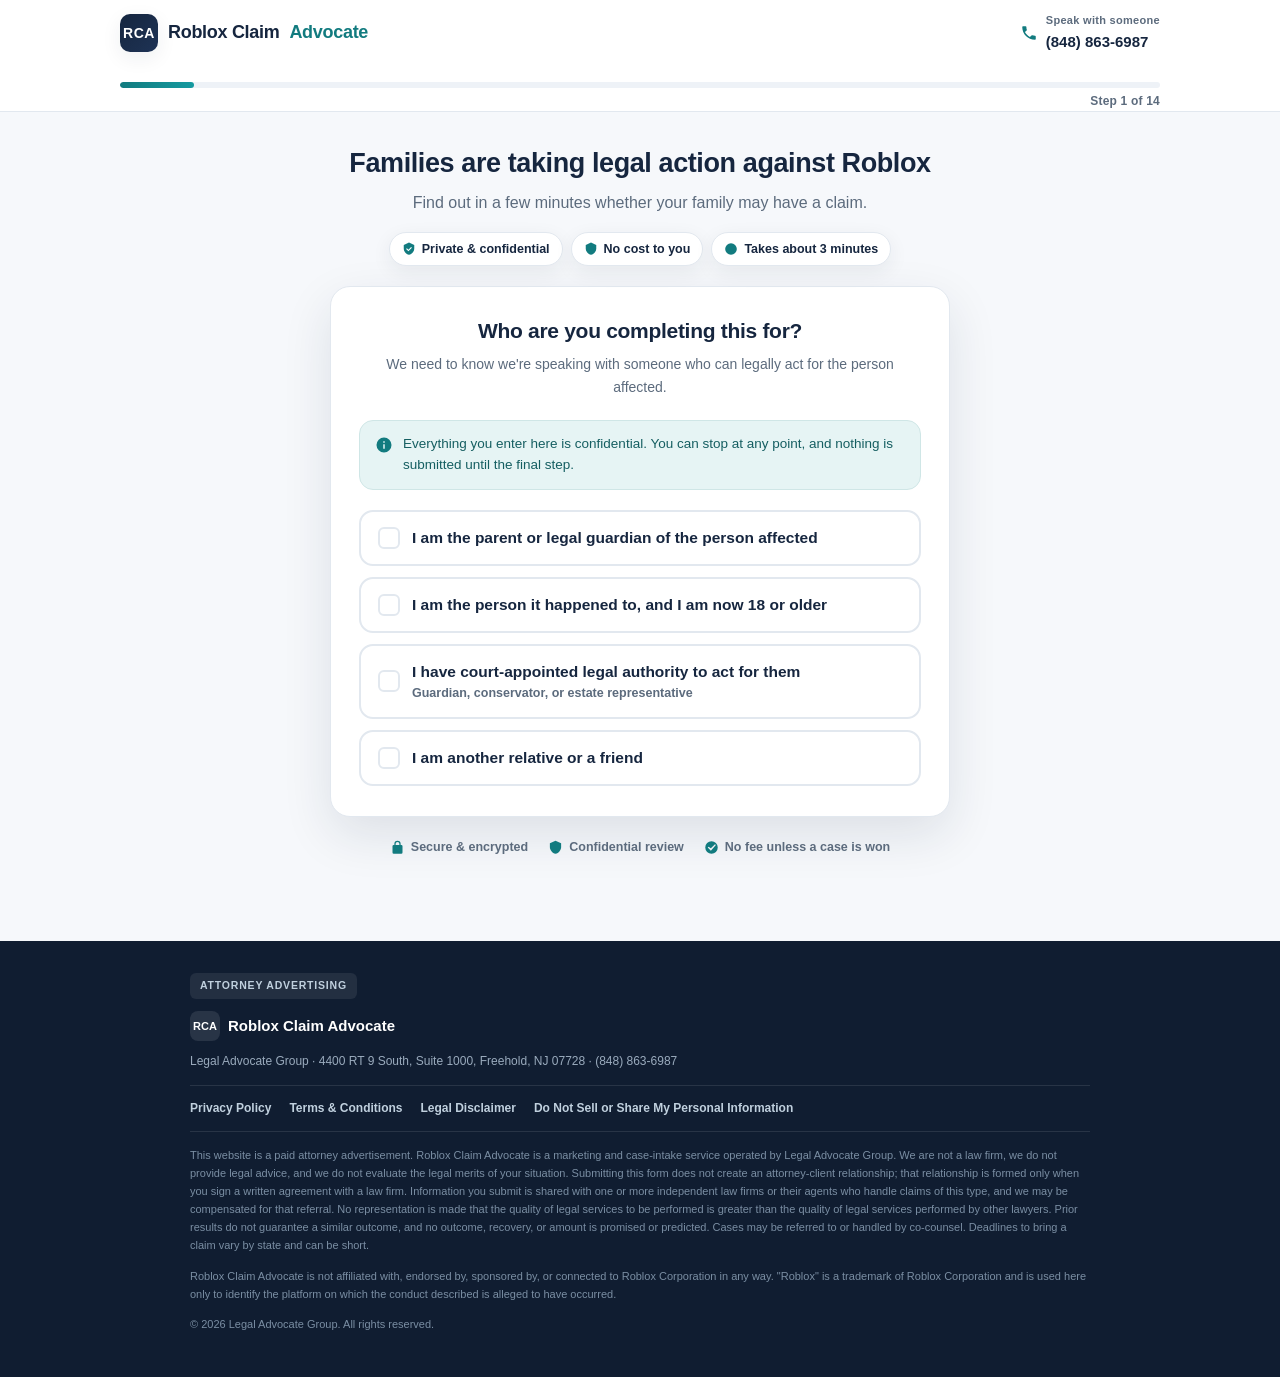
<file: index.html>
<!doctype html>
<html lang="en">
<head>
<meta charset="utf-8">
<meta name="viewport" content="width=device-width, initial-scale=1">
<title>Roblox Claim Advocate — Free, Confidential Case Review</title>
<meta name="description" content="If a child was targeted, groomed, or exploited by someone they met on Roblox, a free and confidential case review can tell you whether a claim may be available. Attorney advertising.">
<meta name="robots" content="index,follow">
<style>
:root{
  --navy:#16263f; --navy2:#1e3355; --navy-soft:#eef2f7;
  --teal:#127b7f; --teal2:#159aa0; --teal-soft:#e6f4f4;
  --ink:#1d2733; --muted:#5c6b7d; --line:#e2e8ef;
  --bg:#f6f8fb; --card:#ffffff;
  --warn:#8a5a12; --warn-soft:#fdf5e6;
  --shadow:0 18px 50px rgba(22,38,63,.11);
  --shadow-sm:0 6px 20px rgba(22,38,63,.07);
}
*{box-sizing:border-box}
html,body{margin:0;padding:0}
body{font-family:-apple-system,BlinkMacSystemFont,"Segoe UI",Roboto,Helvetica,Arial,sans-serif;color:var(--ink);background:var(--bg);line-height:1.6;-webkit-font-smoothing:antialiased}
img{max-width:100%;display:block}
a{color:inherit;text-decoration:none}

/* Header */
.hdr{position:sticky;top:0;z-index:40;background:#fff;border-bottom:1px solid var(--line)}
.hdr-in{max-width:1080px;margin:0 auto;padding:12px 20px;display:flex;align-items:center;justify-content:space-between;gap:12px}
.brand{display:flex;align-items:center;gap:10px;font-weight:800;font-size:18px;color:var(--navy);letter-spacing:-.3px}
.brand .mark{width:38px;height:38px;border-radius:10px;background:linear-gradient(135deg,var(--navy),var(--navy2));color:#fff;display:grid;place-items:center;font-size:14px;font-weight:800;letter-spacing:.5px;box-shadow:var(--shadow-sm)}
.brand b{color:var(--teal);font-weight:800}
.hdr-phone{display:flex;align-items:center;gap:8px;font-weight:700;color:var(--navy);font-size:15px;white-space:nowrap}
.hdr-phone svg{width:18px;height:18px;fill:var(--teal)}
.hdr-phone small{display:block;font-size:11px;color:var(--muted);font-weight:600;letter-spacing:.3px}

/* Progress */
.progress-wrap{max-width:1080px;margin:0 auto;padding:0 20px}
.progress{height:6px;background:var(--navy-soft);border-radius:99px;margin:16px 0 4px;overflow:hidden}
.progress > i{display:block;height:100%;width:8%;background:linear-gradient(90deg,var(--teal),var(--teal2));border-radius:99px;transition:width .4s cubic-bezier(.4,0,.2,1)}
.progress-lbl{font-size:12px;color:var(--muted);font-weight:600;text-align:right;letter-spacing:.2px}

/* Shell */
.wrap{max-width:660px;margin:0 auto;padding:20px 20px 40px}
.intro{text-align:center;margin:14px 0 20px}
.intro h1{font-size:27px;line-height:1.28;color:var(--navy);margin:0 0 10px;font-weight:800;letter-spacing:-.4px}
.intro p{margin:0;color:var(--muted);font-size:16px}
.badge-row{display:flex;justify-content:center;gap:8px;flex-wrap:wrap;margin-top:16px}
.tbadge{display:inline-flex;align-items:center;gap:6px;background:#fff;border:1px solid var(--line);border-radius:99px;padding:6px 12px;font-size:12.5px;font-weight:700;color:var(--navy);box-shadow:var(--shadow-sm)}
.tbadge svg{width:14px;height:14px;fill:var(--teal)}

/* Card */
.card{background:var(--card);border:1px solid var(--line);border-radius:20px;box-shadow:var(--shadow);padding:30px 28px}
.step{display:none;animation:fade .3s ease}
.step.active{display:block}
@keyframes fade{from{opacity:0;transform:translateY(8px)}to{opacity:1;transform:none}}
.q{font-size:21px;font-weight:800;color:var(--navy);text-align:center;margin:0 0 8px;letter-spacing:-.3px;line-height:1.35}
.q-sub{text-align:center;color:var(--muted);font-size:14px;margin:0 0 22px}

/* Option buttons */
.opts{display:grid;gap:11px;margin-top:4px}
.opt{display:flex;align-items:center;gap:12px;width:100%;text-align:left;background:#fff;border:2px solid var(--line);border-radius:14px;padding:15px 17px;font-size:15.5px;font-weight:700;color:var(--navy);cursor:pointer;transition:all .15s;font-family:inherit;line-height:1.4}
.opt:hover{border-color:var(--teal2);background:var(--teal-soft)}
.opt.sel{border-color:var(--teal);background:var(--teal-soft)}
.opt .tick{width:22px;height:22px;flex:0 0 22px;border:2px solid var(--line);border-radius:6px;display:grid;place-items:center;background:#fff;transition:all .15s}
.opt .tick svg{width:14px;height:14px;fill:#fff;opacity:0}
.opt.sel .tick{background:var(--teal);border-color:var(--teal)}
.opt.sel .tick svg{opacity:1}
.opt small{display:block;font-weight:600;color:var(--muted);font-size:12.5px;margin-top:2px}

/* Buttons */
.btn{display:inline-flex;align-items:center;justify-content:center;gap:8px;width:100%;border:none;border-radius:99px;padding:16px 26px;font-size:16.5px;font-weight:800;cursor:pointer;font-family:inherit;transition:all .18s;letter-spacing:.2px}
.btn-primary{background:linear-gradient(135deg,var(--navy),var(--navy2));color:#fff;box-shadow:0 12px 26px rgba(22,38,63,.26)}
.btn-primary:hover{transform:translateY(-2px)}
.btn-primary:disabled{opacity:.45;cursor:not-allowed;transform:none;box-shadow:none}
.btn-primary svg{width:18px;height:18px;fill:#fff}
.btn-teal{background:linear-gradient(135deg,var(--teal),var(--teal2));color:#fff;box-shadow:0 12px 26px rgba(18,123,127,.28)}
.btn-teal:hover{transform:translateY(-2px)}
.nav-row{display:flex;align-items:center;gap:12px;margin-top:20px}
.btn-back{background:none;border:none;color:var(--muted);font-weight:700;font-size:14px;cursor:pointer;padding:8px 4px;font-family:inherit;display:inline-flex;align-items:center;gap:5px;white-space:nowrap}
.btn-back svg{width:14px;height:14px;fill:var(--muted)}
.btn-back:hover{color:var(--navy)}

/* Form */
.field{margin-bottom:14px}
.field label{display:block;font-size:13px;font-weight:700;color:var(--navy);margin-bottom:6px}
.field input,.field select,.field textarea{width:100%;border:2px solid var(--line);border-radius:12px;padding:13px 15px;font-size:15px;font-family:inherit;color:var(--ink);background:#fff;transition:border-color .15s}
.field input:focus,.field select:focus,.field textarea:focus{outline:none;border-color:var(--teal)}
.field .hint{font-size:12px;color:var(--muted);font-weight:600;margin-top:5px}
.row2{display:grid;grid-template-columns:1fr 1fr;gap:12px}

/* Reassurance note */
.note{display:flex;gap:10px;align-items:flex-start;background:var(--teal-soft);border:1px solid #cfe6e6;border-radius:14px;padding:13px 15px;margin:0 0 20px;font-size:13.5px;color:#155e61;line-height:1.55}
.note svg{width:18px;height:18px;fill:var(--teal);flex:0 0 18px;margin-top:2px}

/* Consent */
.consent{display:flex;gap:10px;align-items:flex-start;margin:16px 0 4px;font-size:11.5px;color:var(--muted);line-height:1.6}
.consent input{margin-top:3px;width:17px;height:17px;flex:0 0 17px;accent-color:var(--teal)}
.consent a{color:var(--teal);text-decoration:underline}

/* Result / DQ */
.result{text-align:center;padding:6px 0}
.result .check{width:64px;height:64px;border-radius:50%;background:var(--teal-soft);display:grid;place-items:center;margin:0 auto 16px}
.result .check svg{width:34px;height:34px;fill:var(--teal)}
.result .check.grey{background:var(--navy-soft)}
.result .check.grey svg{fill:var(--muted)}
.result h2{font-size:23px;color:var(--navy);margin:0 0 8px;font-weight:800;line-height:1.35}
.result p{color:var(--muted);font-size:15px;margin:0 0 14px}
.nextbox{background:var(--navy-soft);border-radius:16px;padding:20px;margin:18px 0;text-align:left}
.nextbox h3{margin:0 0 12px;font-size:15px;color:var(--navy)}
.nextbox ol{margin:0;padding-left:20px;font-size:14px;color:var(--ink)}
.nextbox li{margin-bottom:8px}
.result p.fine{font-size:12.5px;color:var(--muted);margin:16px 0 0}

/* Support resources */
.support{background:#fff;border:1px solid var(--line);border-radius:16px;padding:16px 18px;margin:18px 0 0;text-align:left;font-size:13px;color:var(--muted);line-height:1.65}
.support b{color:var(--navy);display:block;margin-bottom:6px;font-size:13.5px}
.support a{color:var(--teal);text-decoration:underline;font-weight:700}

/* trust strip */
.trust{max-width:660px;margin:20px auto 0;display:flex;justify-content:center;gap:20px;flex-wrap:wrap;color:var(--muted);font-size:12.5px;font-weight:600}
.trust span{display:inline-flex;align-items:center;gap:6px}
.trust svg{width:15px;height:15px;fill:var(--teal)}

/* Footer */
footer{background:#101d31;color:#9aabbd;margin-top:44px;padding:32px 20px}
.foot-in{max-width:900px;margin:0 auto;font-size:12px;line-height:1.7}
.foot-in .fbrand{color:#fff;font-weight:800;font-size:15px;margin-bottom:10px;display:flex;align-items:center;gap:8px}
.foot-in .fbrand .mark{width:30px;height:30px;border-radius:8px;background:rgba(255,255,255,.1);display:grid;place-items:center;font-size:11px}
.foot-in p{margin:0 0 12px}
.foot-links{display:flex;gap:18px;flex-wrap:wrap;margin:14px 0;border-top:1px solid rgba(255,255,255,.1);border-bottom:1px solid rgba(255,255,255,.1);padding:12px 0}
.foot-links a{color:#c0d0de;font-weight:600}
.foot-links a:hover{color:#fff}
.disc{font-size:11px;color:#7a8ea3;line-height:1.65}
.adlabel{display:inline-block;background:rgba(255,255,255,.08);color:#c0d0de;font-size:10.5px;font-weight:800;letter-spacing:.8px;text-transform:uppercase;padding:4px 10px;border-radius:6px;margin-bottom:12px}

@media(max-width:560px){
  .intro h1{font-size:22px}
  .card{padding:22px 17px;border-radius:16px}
  .q{font-size:18.5px}
  .hdr-phone small{display:none}
  .brand{font-size:16px}
  .row2{grid-template-columns:1fr}
}
</style>
<script src="pixel.js"></script>

<!-- TrustedForm (ActiveProspect). Records a certificate of what the visitor
     saw and agreed to at the moment they consented, and writes its URL into
     the hidden xxTrustedFormCertUrl field on the lead form. The buyer claims
     that certificate with their own API key, so nothing account-specific
     belongs on this page. No <noscript> pixel: the questionnaire needs
     JavaScript to run at all, so a visitor without it never reaches consent. -->
<script type="text/javascript">
(function(){
  var field = 'xxTrustedFormCertUrl';
  var provideReferrer = false;
  var tf = document.createElement('script');
  tf.type = 'text/javascript';
  tf.async = true;
  tf.src = 'https://api.trustedform.com/trustedform.js'
         + '?provide_referrer=' + encodeURIComponent(provideReferrer)
         + '&field=' + encodeURIComponent(field)
         + '&l=' + new Date().getTime() + Math.random();
  var s = document.getElementsByTagName('script')[0];
  s.parentNode.insertBefore(tf, s);
})();
</script>
</head>
<body>

<header class="hdr">
  <div class="hdr-in">
    <a href="./" class="brand"><span class="mark">RCA</span>Roblox Claim <b>Advocate</b></a>
    <a href="tel:+18488636987" class="hdr-phone">
      <svg viewBox="0 0 24 24"><path d="M6.6 10.8c1.4 2.8 3.8 5.1 6.6 6.6l2.2-2.2c.3-.3.7-.4 1-.2 1.2.4 2.4.6 3.6.6.6 0 1 .4 1 1V20c0 .6-.4 1-1 1C10.6 21 3 13.4 3 4c0-.6.4-1 1-1h3.5c.6 0 1 .4 1 1 0 1.3.2 2.5.6 3.6.1.4 0 .8-.3 1l-2.2 2.2z"/></svg>
      <span><small>Speak with someone</small>(848) 863-6987</span>
    </a>
  </div>
  <div class="progress-wrap">
    <div class="progress"><i id="bar"></i></div>
    <div class="progress-lbl" id="stepLbl">Step 1 of 13</div>
  </div>
</header>

<div class="wrap">
  <div class="intro">
    <h1>Families are taking legal action against Roblox</h1>
    <p>Find out in a few minutes whether your family may have a claim.</p>
    <div class="badge-row">
      <span class="tbadge"><svg viewBox="0 0 24 24"><path d="M12 1 3 5v6c0 5 3.8 9.7 9 11 5.2-1.3 9-6 9-11V5l-9-4zm-1 15-4-4 1.4-1.4L11 13.2l4.6-4.6L17 10l-6 6z"/></svg>Private &amp; confidential</span>
      <span class="tbadge"><svg viewBox="0 0 24 24"><path d="M12 1 3 5v6c0 5 3.8 9.7 9 11 5.2-1.3 9-6 9-11V5l-9-4z"/></svg>No cost to you</span>
      <span class="tbadge"><svg viewBox="0 0 24 24"><path d="M12 2a10 10 0 1 0 0 20 10 10 0 0 0 0-20zm1 10.4V6h-2v7.6l5 3 1-1.7-4-2.5z"/></svg>Takes about 3 minutes</span>
    </div>
  </div>

  <div class="card">

    <!-- ===== 1. RELATIONSHIP ===== -->
    <section class="step active" data-id="relationship">
      <h2 class="q">Who are you completing this for?</h2>
      <p class="q-sub">We need to know we're speaking with someone who can legally act for the person affected.</p>
      <div class="note">
        <svg viewBox="0 0 24 24"><path d="M12 2a10 10 0 1 0 0 20 10 10 0 0 0 0-20zm1 15h-2v-6h2v6zm0-8h-2V7h2v2z"/></svg>
        <span>Everything you enter here is confidential. You can stop at any point, and nothing is submitted until the final step.</span>
      </div>
      <div class="opts" data-field="relationship">
        <button class="opt" onclick="pick(this,'Parent or legal guardian')"><span class="tick"><svg viewBox="0 0 24 24"><path d="M9 16.2 4.8 12l-1.4 1.4L9 19 21 7l-1.4-1.4z"/></svg></span><span>I am the parent or legal guardian of the person affected</span></button>
        <button class="opt" onclick="pick(this,'Affected person, now 18+')"><span class="tick"><svg viewBox="0 0 24 24"><path d="M9 16.2 4.8 12l-1.4 1.4L9 19 21 7l-1.4-1.4z"/></svg></span><span>I am the person it happened to, and I am now 18 or older</span></button>
        <button class="opt" onclick="pick(this,'Court-appointed legal authority')"><span class="tick"><svg viewBox="0 0 24 24"><path d="M9 16.2 4.8 12l-1.4 1.4L9 19 21 7l-1.4-1.4z"/></svg></span><span>I have court-appointed legal authority to act for them<small>Guardian, conservator, or estate representative</small></span></button>
        <button class="opt" onclick="pick(this,'Other relative or friend')"><span class="tick"><svg viewBox="0 0 24 24"><path d="M9 16.2 4.8 12l-1.4 1.4L9 19 21 7l-1.4-1.4z"/></svg></span><span>I am another relative or a friend</span></button>
      </div>
    </section>

    <!-- ===== 2. STATE ===== -->
    <section class="step" data-id="state">
      <h2 class="q">Which state does the affected person live in?</h2>
      <p class="q-sub">The rules for these claims vary from state to state.</p>
      <div class="field">
        <label for="stateSel">State of residence</label>
        <select id="stateSel">
          <option value="">Select a state…</option>
        </select>
      </div>
      <div class="nav-row">
        <button class="btn btn-primary" id="stateNext" disabled onclick="answerState()">Continue <svg viewBox="0 0 24 24"><path d="M5 12h12l-5 5 1.4 1.4L21 12l-7.6-6.4L12 7l5 5H5z"/></svg></button>
      </div>
      <div class="nav-row"><button class="btn-back" onclick="prev()"><svg viewBox="0 0 24 24"><path d="M19 12H7l5-5-1.4-1.4L3 12l7.6 6.4L12 17l-5-5h12z"/></svg>Back</button></div>
    </section>

    <!-- ===== 3. MINOR AT THE TIME ===== -->
    <section class="step" data-id="minor">
      <h2 class="q">Was the person affected under 18 when this happened?</h2>
      <p class="q-sub">These claims are for people who were minors at the time.</p>
      <div class="opts" data-field="was_minor">
        <button class="opt" onclick="pick(this,'Yes')"><span class="tick"><svg viewBox="0 0 24 24"><path d="M9 16.2 4.8 12l-1.4 1.4L9 19 21 7l-1.4-1.4z"/></svg></span><span>Yes, they were under 18</span></button>
        <button class="opt" onclick="pick(this,'No')"><span class="tick"><svg viewBox="0 0 24 24"><path d="M9 16.2 4.8 12l-1.4 1.4L9 19 21 7l-1.4-1.4z"/></svg></span><span>No, they were already 18 or older</span></button>
      </div>
      <div class="nav-row"><button class="btn-back" onclick="prev()"><svg viewBox="0 0 24 24"><path d="M19 12H7l5-5-1.4-1.4L3 12l7.6 6.4L12 17l-5-5h12z"/></svg>Back</button></div>
    </section>

    <!-- ===== 4. MET ON ROBLOX ===== -->
    <section class="step" data-id="met">
      <h2 class="q">Did they first meet this person on Roblox?</h2>
      <p class="q-sub">Contact may have moved to another app later — we're asking where it started.</p>
      <div class="opts" data-field="met_on_roblox">
        <button class="opt" onclick="pick(this,'Yes')"><span class="tick"><svg viewBox="0 0 24 24"><path d="M9 16.2 4.8 12l-1.4 1.4L9 19 21 7l-1.4-1.4z"/></svg></span><span>Yes, they first met on Roblox</span></button>
        <button class="opt" onclick="pick(this,'No')"><span class="tick"><svg viewBox="0 0 24 24"><path d="M9 16.2 4.8 12l-1.4 1.4L9 19 21 7l-1.4-1.4z"/></svg></span><span>No, they met somewhere else</span></button>
        <button class="opt" onclick="pick(this,'Not sure')"><span class="tick"><svg viewBox="0 0 24 24"><path d="M9 16.2 4.8 12l-1.4 1.4L9 19 21 7l-1.4-1.4z"/></svg></span><span>I'm not sure</span></button>
      </div>
      <div class="nav-row"><button class="btn-back" onclick="prev()"><svg viewBox="0 0 24 24"><path d="M19 12H7l5-5-1.4-1.4L3 12l7.6 6.4L12 17l-5-5h12z"/></svg>Back</button></div>
    </section>

    <!-- ===== 5. WHAT HAPPENED (multi) ===== -->
    <section class="step" data-id="what">
      <h2 class="q">Which of these happened?</h2>
      <p class="q-sub">Select every one that applies. We know this is difficult — brief answers are fine.</p>
      <div class="opts multi" data-field="what_happened">
        <button class="opt" onclick="toggle(this,'In-person meeting and sexual assault')"><span class="tick"><svg viewBox="0 0 24 24"><path d="M9 16.2 4.8 12l-1.4 1.4L9 19 21 7l-1.4-1.4z"/></svg></span><span>They were persuaded to meet in person, and were sexually assaulted</span></button>
        <button class="opt" onclick="toggle(this,'Minor sent sexual images')"><span class="tick"><svg viewBox="0 0 24 24"><path d="M9 16.2 4.8 12l-1.4 1.4L9 19 21 7l-1.4-1.4z"/></svg></span><span>They were asked for sexual images, and images were sent</span></button>
        <button class="opt" onclick="toggle(this,'Perpetrator sent sexual images')"><span class="tick"><svg viewBox="0 0 24 24"><path d="M9 16.2 4.8 12l-1.4 1.4L9 19 21 7l-1.4-1.4z"/></svg></span><span>The other person sent sexual images to them</span></button>
        <button class="opt" onclick="toggle(this,'Grooming, no images exchanged')"><span class="tick"><svg viewBox="0 0 24 24"><path d="M9 16.2 4.8 12l-1.4 1.4L9 19 21 7l-1.4-1.4z"/></svg></span><span>Sexual messages or grooming, but no images were exchanged</span></button>
        <button class="opt" onclick="toggleNone(this,'None of these')"><span class="tick"><svg viewBox="0 0 24 24"><path d="M9 16.2 4.8 12l-1.4 1.4L9 19 21 7l-1.4-1.4z"/></svg></span><span>None of these</span></button>
      </div>
      <div class="nav-row">
        <button class="btn btn-primary" id="whatNext" disabled onclick="answerWhat()">Continue <svg viewBox="0 0 24 24"><path d="M5 12h12l-5 5 1.4 1.4L21 12l-7.6-6.4L12 7l5 5H5z"/></svg></button>
      </div>
      <div class="nav-row"><button class="btn-back" onclick="prev()"><svg viewBox="0 0 24 24"><path d="M19 12H7l5-5-1.4-1.4L3 12l7.6 6.4L12 17l-5-5h12z"/></svg>Back</button></div>
    </section>

    <!-- ===== 6. COMMUNICATIONS ON ROBLOX ===== -->
    <section class="step" data-id="comms">
      <h2 class="q">Was there contact on Roblox itself that led to this?</h2>
      <p class="q-sub">For example sexual messages or images, or an offer of money, gift cards, or Robux.</p>
      <div class="opts" data-field="roblox_comms">
        <button class="opt" onclick="pick(this,'Yes')"><span class="tick"><svg viewBox="0 0 24 24"><path d="M9 16.2 4.8 12l-1.4 1.4L9 19 21 7l-1.4-1.4z"/></svg></span><span>Yes</span></button>
        <button class="opt" onclick="pick(this,'No')"><span class="tick"><svg viewBox="0 0 24 24"><path d="M9 16.2 4.8 12l-1.4 1.4L9 19 21 7l-1.4-1.4z"/></svg></span><span>No</span></button>
        <button class="opt" onclick="pick(this,'Not sure')"><span class="tick"><svg viewBox="0 0 24 24"><path d="M9 16.2 4.8 12l-1.4 1.4L9 19 21 7l-1.4-1.4z"/></svg></span><span>I'm not sure</span></button>
      </div>
      <div class="nav-row"><button class="btn-back" onclick="prev()"><svg viewBox="0 0 24 24"><path d="M19 12H7l5-5-1.4-1.4L3 12l7.6 6.4L12 17l-5-5h12z"/></svg>Back</button></div>
    </section>

    <!-- ===== 7. DIAGNOSIS (grooming-only branch) ===== -->
    <section class="step" data-id="diag">
      <h2 class="q">Has the affected person experienced any of the following?</h2>
      <p class="q-sub">Select every one that applies.</p>
      <div class="opts multi" data-field="diagnosis">
        <button class="opt" onclick="toggle(this,'PTSD, anxiety or depression')"><span class="tick"><svg viewBox="0 0 24 24"><path d="M9 16.2 4.8 12l-1.4 1.4L9 19 21 7l-1.4-1.4z"/></svg></span><span>Diagnosed with PTSD, anxiety, or depression</span></button>
        <button class="opt" onclick="toggle(this,'Emotional trauma')"><span class="tick"><svg viewBox="0 0 24 24"><path d="M9 16.2 4.8 12l-1.4 1.4L9 19 21 7l-1.4-1.4z"/></svg></span><span>Emotional trauma</span></button>
        <button class="opt" onclick="toggle(this,'Suicidal ideation or self-harm')"><span class="tick"><svg viewBox="0 0 24 24"><path d="M9 16.2 4.8 12l-1.4 1.4L9 19 21 7l-1.4-1.4z"/></svg></span><span>Suicidal thoughts or self-harm</span></button>
        <button class="opt" onclick="toggle(this,'Physical assault')"><span class="tick"><svg viewBox="0 0 24 24"><path d="M9 16.2 4.8 12l-1.4 1.4L9 19 21 7l-1.4-1.4z"/></svg></span><span>Physical assault</span></button>
        <button class="opt" onclick="toggle(this,'Family harm')"><span class="tick"><svg viewBox="0 0 24 24"><path d="M9 16.2 4.8 12l-1.4 1.4L9 19 21 7l-1.4-1.4z"/></svg></span><span>Harm to the family</span></button>
        <button class="opt" onclick="toggle(this,'Undergoing trauma therapy')"><span class="tick"><svg viewBox="0 0 24 24"><path d="M9 16.2 4.8 12l-1.4 1.4L9 19 21 7l-1.4-1.4z"/></svg></span><span>Currently in trauma therapy or counselling</span></button>
        <button class="opt" onclick="toggleNone(this,'None of these')"><span class="tick"><svg viewBox="0 0 24 24"><path d="M9 16.2 4.8 12l-1.4 1.4L9 19 21 7l-1.4-1.4z"/></svg></span><span>None of these</span></button>
      </div>
      <div class="nav-row">
        <button class="btn btn-primary" id="diagNext" disabled onclick="answerDiag()">Continue <svg viewBox="0 0 24 24"><path d="M5 12h12l-5 5 1.4 1.4L21 12l-7.6-6.4L12 7l5 5H5z"/></svg></button>
      </div>
      <div class="nav-row"><button class="btn-back" onclick="prev()"><svg viewBox="0 0 24 24"><path d="M19 12H7l5-5-1.4-1.4L3 12l7.6 6.4L12 17l-5-5h12z"/></svg>Back</button></div>
    </section>

    <!-- ===== 8. DOCTOR NAME (grooming-only branch) ===== -->
    <section class="step" data-id="doctor">
      <h2 class="q">Do you know the name of the doctor or therapist?</h2>
      <p class="q-sub">The one who made the diagnosis or is providing the treatment.</p>
      <div class="opts" data-field="knows_doctor">
        <button class="opt" onclick="pickDoctor(this,'Yes')"><span class="tick"><svg viewBox="0 0 24 24"><path d="M9 16.2 4.8 12l-1.4 1.4L9 19 21 7l-1.4-1.4z"/></svg></span><span>Yes, I know their name</span></button>
        <button class="opt" onclick="pickDoctor(this,'No')"><span class="tick"><svg viewBox="0 0 24 24"><path d="M9 16.2 4.8 12l-1.4 1.4L9 19 21 7l-1.4-1.4z"/></svg></span><span>No, I don't</span></button>
      </div>
      <div id="docWrap" style="display:none;margin-top:16px">
        <div class="field">
          <label for="docName">Doctor or therapist name</label>
          <input type="text" id="docName" placeholder="Dr. Jane Smith">
          <div class="hint">A practice or clinic name is fine if you don't have the individual name.</div>
        </div>
        <div class="nav-row">
          <button class="btn btn-primary" id="docNext" disabled onclick="answerDoctor()">Continue <svg viewBox="0 0 24 24"><path d="M5 12h12l-5 5 1.4 1.4L21 12l-7.6-6.4L12 7l5 5H5z"/></svg></button>
        </div>
      </div>
      <div class="nav-row"><button class="btn-back" onclick="prev()"><svg viewBox="0 0 24 24"><path d="M19 12H7l5-5-1.4-1.4L3 12l7.6 6.4L12 17l-5-5h12z"/></svg>Back</button></div>
    </section>

    <!-- ===== 9. WHOSE ACCOUNT ===== -->
    <section class="step" data-id="account_owner">
      <h2 class="q">Whose Roblox account was this on?</h2>
      <p class="q-sub">The account where the contact took place.</p>
      <div class="opts" data-field="account_owner">
        <button class="opt" onclick="pick(this,'Own account')"><span class="tick"><svg viewBox="0 0 24 24"><path d="M9 16.2 4.8 12l-1.4 1.4L9 19 21 7l-1.4-1.4z"/></svg></span><span>Their own Roblox account</span></button>
        <button class="opt" onclick="pick(this,'Another minor account')"><span class="tick"><svg viewBox="0 0 24 24"><path d="M9 16.2 4.8 12l-1.4 1.4L9 19 21 7l-1.4-1.4z"/></svg></span><span>Another child's account<small>A sibling's, cousin's, or friend's account</small></span></button>
        <button class="opt" onclick="pick(this,'An adult account')"><span class="tick"><svg viewBox="0 0 24 24"><path d="M9 16.2 4.8 12l-1.4 1.4L9 19 21 7l-1.4-1.4z"/></svg></span><span>An adult's account</span></button>
      </div>
      <div class="nav-row"><button class="btn-back" onclick="prev()"><svg viewBox="0 0 24 24"><path d="M19 12H7l5-5-1.4-1.4L3 12l7.6 6.4L12 17l-5-5h12z"/></svg>Back</button></div>
    </section>

    <!-- ===== 10. USERNAME ===== -->
    <section class="step" data-id="username">
      <h2 class="q">Do you know the Roblox username on that account?</h2>
      <p class="q-sub">Also called the gamertag or display name. The attorneys need this to look up the account.</p>
      <div class="opts" data-field="knows_username">
        <button class="opt" onclick="pickUser(this,'Yes')"><span class="tick"><svg viewBox="0 0 24 24"><path d="M9 16.2 4.8 12l-1.4 1.4L9 19 21 7l-1.4-1.4z"/></svg></span><span>Yes, I know the username</span></button>
        <button class="opt" onclick="pickUser(this,'No')"><span class="tick"><svg viewBox="0 0 24 24"><path d="M9 16.2 4.8 12l-1.4 1.4L9 19 21 7l-1.4-1.4z"/></svg></span><span>No, I don't know it</span></button>
      </div>
      <div id="userWrap" style="display:none;margin-top:16px">
        <div class="field">
          <label for="rbxUser">Roblox username / gamertag</label>
          <input type="text" id="rbxUser" placeholder="e.g. BlueFox2213">
        </div>
        <div class="nav-row">
          <button class="btn btn-primary" id="userNext" disabled onclick="answerUser()">Continue <svg viewBox="0 0 24 24"><path d="M5 12h12l-5 5 1.4 1.4L21 12l-7.6-6.4L12 7l5 5H5z"/></svg></button>
        </div>
      </div>
      <div class="nav-row"><button class="btn-back" onclick="prev()"><svg viewBox="0 0 24 24"><path d="M19 12H7l5-5-1.4-1.4L3 12l7.6 6.4L12 17l-5-5h12z"/></svg>Back</button></div>
    </section>

    <!-- ===== 11. ACCOUNT ACCESS ===== -->
    <section class="step" data-id="access">
      <h2 class="q">Is that account still accessible?</h2>
      <p class="q-sub">Or has anything from it been saved — screenshots, messages, or records?</p>
      <div class="opts" data-field="account_access">
        <button class="opt" onclick="pick(this,'Still accessible')"><span class="tick"><svg viewBox="0 0 24 24"><path d="M9 16.2 4.8 12l-1.4 1.4L9 19 21 7l-1.4-1.4z"/></svg></span><span>Yes, we can still log into it</span></button>
        <button class="opt" onclick="pick(this,'Preserved')"><span class="tick"><svg viewBox="0 0 24 24"><path d="M9 16.2 4.8 12l-1.4 1.4L9 19 21 7l-1.4-1.4z"/></svg></span><span>Not accessible, but we saved screenshots or records</span></button>
        <button class="opt" onclick="pick(this,'Gone')"><span class="tick"><svg viewBox="0 0 24 24"><path d="M9 16.2 4.8 12l-1.4 1.4L9 19 21 7l-1.4-1.4z"/></svg></span><span>No, it's gone and nothing was saved</span></button>
      </div>
      <div class="nav-row"><button class="btn-back" onclick="prev()"><svg viewBox="0 0 24 24"><path d="M19 12H7l5-5-1.4-1.4L3 12l7.6 6.4L12 17l-5-5h12z"/></svg>Back</button></div>
    </section>

    <!-- ===== 12. EVIDENCE (multi) ===== -->
    <section class="step" data-id="evidence">
      <h2 class="q">What records or evidence do you still have?</h2>
      <p class="q-sub">Select everything that applies. You don't need to send anything now.</p>
      <div class="opts multi" data-field="evidence">
        <button class="opt" onclick="toggle(this,'Roblox chat logs')"><span class="tick"><svg viewBox="0 0 24 24"><path d="M9 16.2 4.8 12l-1.4 1.4L9 19 21 7l-1.4-1.4z"/></svg></span><span>Roblox chat logs or messages</span></button>
        <button class="opt" onclick="toggle(this,'Screenshots')"><span class="tick"><svg viewBox="0 0 24 24"><path d="M9 16.2 4.8 12l-1.4 1.4L9 19 21 7l-1.4-1.4z"/></svg></span><span>Screenshots</span></button>
        <button class="opt" onclick="toggle(this,'Device records')"><span class="tick"><svg viewBox="0 0 24 24"><path d="M9 16.2 4.8 12l-1.4 1.4L9 19 21 7l-1.4-1.4z"/></svg></span><span>The device itself, or device records</span></button>
        <button class="opt" onclick="toggle(this,'Discord/Snapchat/text logs')"><span class="tick"><svg viewBox="0 0 24 24"><path d="M9 16.2 4.8 12l-1.4 1.4L9 19 21 7l-1.4-1.4z"/></svg></span><span>Discord, Snapchat, or text message logs</span></button>
        <button class="opt" onclick="toggle(this,'Images or videos')"><span class="tick"><svg viewBox="0 0 24 24"><path d="M9 16.2 4.8 12l-1.4 1.4L9 19 21 7l-1.4-1.4z"/></svg></span><span>The images or videos involved</span></button>
        <button class="opt" onclick="toggle(this,'Police/FBI/NCMEC/Roblox report')"><span class="tick"><svg viewBox="0 0 24 24"><path d="M9 16.2 4.8 12l-1.4 1.4L9 19 21 7l-1.4-1.4z"/></svg></span><span>A report to police, the FBI, NCMEC, or Roblox</span></button>
        <button class="opt" onclick="toggle(this,'Medical or therapy records')"><span class="tick"><svg viewBox="0 0 24 24"><path d="M9 16.2 4.8 12l-1.4 1.4L9 19 21 7l-1.4-1.4z"/></svg></span><span>Medical, counselling, or therapy records</span></button>
        <button class="opt" onclick="toggle(this,'School disruption records')"><span class="tick"><svg viewBox="0 0 24 24"><path d="M9 16.2 4.8 12l-1.4 1.4L9 19 21 7l-1.4-1.4z"/></svg></span><span>School records showing the impact</span></button>
        <button class="opt" onclick="toggle(this,'Parent account of events')"><span class="tick"><svg viewBox="0 0 24 24"><path d="M9 16.2 4.8 12l-1.4 1.4L9 19 21 7l-1.4-1.4z"/></svg></span><span>A parent's written or verbal account of what happened</span></button>
        <button class="opt" onclick="toggleNone(this,'None of these')"><span class="tick"><svg viewBox="0 0 24 24"><path d="M9 16.2 4.8 12l-1.4 1.4L9 19 21 7l-1.4-1.4z"/></svg></span><span>Nothing at all</span></button>
      </div>
      <div class="nav-row">
        <button class="btn btn-primary" id="evNext" disabled onclick="answerEvidence()">Continue <svg viewBox="0 0 24 24"><path d="M5 12h12l-5 5 1.4 1.4L21 12l-7.6-6.4L12 7l5 5H5z"/></svg></button>
      </div>
      <div class="nav-row"><button class="btn-back" onclick="prev()"><svg viewBox="0 0 24 24"><path d="M19 12H7l5-5-1.4-1.4L3 12l7.6 6.4L12 17l-5-5h12z"/></svg>Back</button></div>
    </section>

    <!-- ===== 13. ATTORNEY ===== -->
    <section class="step" data-id="attorney">
      <h2 class="q">Is anyone already representing you on this matter?</h2>
      <p class="q-sub">If you already have a lawyer for this claim, we shouldn't contact you.</p>
      <div class="opts" data-field="has_attorney">
        <button class="opt" onclick="pick(this,'No')"><span class="tick"><svg viewBox="0 0 24 24"><path d="M9 16.2 4.8 12l-1.4 1.4L9 19 21 7l-1.4-1.4z"/></svg></span><span>No, we don't have an attorney for this</span></button>
        <button class="opt" onclick="pick(this,'Yes')"><span class="tick"><svg viewBox="0 0 24 24"><path d="M9 16.2 4.8 12l-1.4 1.4L9 19 21 7l-1.4-1.4z"/></svg></span><span>Yes, an attorney is already representing us</span></button>
      </div>
      <div class="nav-row"><button class="btn-back" onclick="prev()"><svg viewBox="0 0 24 24"><path d="M19 12H7l5-5-1.4-1.4L3 12l7.6 6.4L12 17l-5-5h12z"/></svg>Back</button></div>
    </section>

    <!-- ===== 14. LIVING ===== -->
    <section class="step" data-id="living">
      <h2 class="q">Is the person affected still living?</h2>
      <p class="q-sub">We're sorry to have to ask. It affects which claims can be brought.</p>
      <div class="opts" data-field="is_living">
        <button class="opt" onclick="pick(this,'Yes')"><span class="tick"><svg viewBox="0 0 24 24"><path d="M9 16.2 4.8 12l-1.4 1.4L9 19 21 7l-1.4-1.4z"/></svg></span><span>Yes</span></button>
        <button class="opt" onclick="pick(this,'No')"><span class="tick"><svg viewBox="0 0 24 24"><path d="M9 16.2 4.8 12l-1.4 1.4L9 19 21 7l-1.4-1.4z"/></svg></span><span>No</span></button>
      </div>
      <div class="nav-row"><button class="btn-back" onclick="prev()"><svg viewBox="0 0 24 24"><path d="M19 12H7l5-5-1.4-1.4L3 12l7.6 6.4L12 17l-5-5h12z"/></svg>Back</button></div>
    </section>

    <!-- ===== 15. DECEASED FOLLOW-UP ===== -->
    <section class="step" data-id="passing">
      <h2 class="q">We're very sorry for your loss.</h2>
      <p class="q-sub">One more question, and then we'll move on.</p>
      <div class="opts" data-field="passing_cause">
        <button class="opt" onclick="pick(this,'Suicide')"><span class="tick"><svg viewBox="0 0 24 24"><path d="M9 16.2 4.8 12l-1.4 1.4L9 19 21 7l-1.4-1.4z"/></svg></span><span>Their death was by suicide</span></button>
        <button class="opt" onclick="pick(this,'Other cause')"><span class="tick"><svg viewBox="0 0 24 24"><path d="M9 16.2 4.8 12l-1.4 1.4L9 19 21 7l-1.4-1.4z"/></svg></span><span>It was another cause</span></button>
      </div>
      <div class="nav-row"><button class="btn-back" onclick="prev()"><svg viewBox="0 0 24 24"><path d="M19 12H7l5-5-1.4-1.4L3 12l7.6 6.4L12 17l-5-5h12z"/></svg>Back</button></div>
    </section>

    <!-- ===== 16. DATES ===== -->
    <section class="step" data-id="dates">
      <h2 class="q">When did this happen?</h2>
      <p class="q-sub">An approximate year is fine. Deadlines to file vary by state, so this helps us move quickly.</p>
      <div class="row2">
        <div class="field">
          <label for="incYear">Year it happened (or started)</label>
          <select id="incYear"><option value="">Select…</option></select>
        </div>
        <div class="field">
          <label for="birthYear">Affected person's year of birth</label>
          <select id="birthYear"><option value="">Select…</option></select>
        </div>
      </div>
      <div class="nav-row">
        <button class="btn btn-primary" id="datesNext" disabled onclick="answerDates()">Continue <svg viewBox="0 0 24 24"><path d="M5 12h12l-5 5 1.4 1.4L21 12l-7.6-6.4L12 7l5 5H5z"/></svg></button>
      </div>
      <div class="nav-row"><button class="btn-back" onclick="prev()"><svg viewBox="0 0 24 24"><path d="M19 12H7l5-5-1.4-1.4L3 12l7.6 6.4L12 17l-5-5h12z"/></svg>Back</button></div>
    </section>

    <!-- ===== 17. CONTACT ===== -->
    <section class="step" data-id="contact">
      <h2 class="q">Where can a case specialist reach you?</h2>
      <p class="q-sub">Based on your answers, this may qualify for review. There is no cost and no obligation.</p>
      <div class="note">
        <svg viewBox="0 0 24 24"><path d="M18 8h-1V6A5 5 0 0 0 7 6v2H6a2 2 0 0 0-2 2v10a2 2 0 0 0 2 2h12a2 2 0 0 0 2-2V10a2 2 0 0 0-2-2zM9 6a3 3 0 0 1 6 0v2H9V6zm3 11a2 2 0 1 1 0-4 2 2 0 0 1 0 4z"/></svg>
        <span>Your details are kept confidential and are only shared with the attorneys reviewing this type of claim.</span>
      </div>
      <form id="leadForm" onsubmit="return submitLead(event)">
        <!-- TrustedForm writes the certificate URL into this field. type=hidden
             is also what keeps Whop's pixel away from it — its matcher skips
             hidden inputs, same reason the contact fields below are plain text. -->
        <input type="hidden" id="xxTrustedFormCertUrl" name="xxTrustedFormCertUrl">
        <!-- These four inputs carry no name= and no type=email/tel on purpose.
             Whop's pixel scans the page for contact fields and quietly ships
             what it finds to their servers, which forward to Meta. It decides
             what to grab from the input's type, name, id and autocomplete
             attributes, and skips anything it cannot match. Values are read by
             id in submitLead() and posted from there, so the form works exactly
             as before while the pixel sees nothing worth taking.
             inputmode still gives phone keyboards the right keys, and pattern
             replaces the validation that type=email was doing. -->
        <div class="row2">
          <div class="field"><label for="fn">Your first name</label><input type="text" id="fn" required></div>
          <div class="field"><label for="ln">Your last name</label><input type="text" id="ln" required></div>
        </div>
        <div class="field"><label for="ph">Phone number</label><input type="text" inputmode="tel" id="ph" required placeholder="(555) 555-5555"></div>
        <div class="field"><label for="em">Email address</label><input type="text" inputmode="email" id="em" required placeholder="you@example.com" pattern="[^@\s]+@[^@\s]+\.[^@\s]{2,}" title="Please enter a valid email address"></div>
        <div class="field">
          <label for="bt">Best time to reach you</label>
          <select id="bt" name="best_time">
            <option>Any time</option><option>Morning</option><option>Afternoon</option><option>Evening</option>
          </select>
        </div>
        <div class="field">
          <label for="notes">Anything you'd like the attorneys to know (optional)</label>
          <textarea id="notes" name="notes" rows="3" placeholder="Only what you're comfortable sharing."></textarea>
        </div>

        <label class="consent">
          <input type="checkbox" id="consentBox" name="tcpa_consent" required>
          <span id="consentText"></span>
        </label>

        <div class="nav-row">
          <button class="btn btn-teal" id="submitBtn" type="submit">Request my free case review</button>
        </div>
      </form>
      <div class="nav-row"><button class="btn-back" onclick="prev()"><svg viewBox="0 0 24 24"><path d="M19 12H7l5-5-1.4-1.4L3 12l7.6 6.4L12 17l-5-5h12z"/></svg>Back</button></div>
    </section>

    <!-- ===== DONE ===== -->
    <section class="step" data-id="done">
      <div class="result">
        <div class="check"><svg viewBox="0 0 24 24"><path d="M9 16.2 4.8 12l-1.4 1.4L9 19 21 7l-1.4-1.4z"/></svg></div>
        <h2>Thank you, <span id="fnameOut">friend</span>. We've received your information.</h2>
        <p>A case specialist will review what you've told us and contact you using the details you provided.</p>
        <div class="nextbox">
          <h3>What happens next</h3>
          <ol>
            <li>A specialist reviews your answers, usually within one business day.</li>
            <li>They call or email you to go through the details and answer your questions.</li>
            <li>If it looks like a claim may be available, they connect you with an attorney who handles these cases. You are never obliged to proceed.</li>
          </ol>
        </div>
        <p class="fine">In the meantime, keep hold of anything related — messages, screenshots, the device, and any reports or medical records. Please don't delete the Roblox account.</p>
        <div class="support" id="supportDone"></div>
      </div>
    </section>

    <!-- ===== DOES NOT QUALIFY ===== -->
    <section class="step" data-id="nq">
      <div class="result">
        <div class="check grey"><svg viewBox="0 0 24 24"><path d="M12 2a10 10 0 1 0 0 20 10 10 0 0 0 0-20zm1 15h-2v-2h2v2zm0-4h-2V7h2v6z"/></svg></div>
        <h2>Based on your answers, this claim isn't one we can help with</h2>
        <p id="nqReason">The attorneys handling these cases have specific requirements, and it looks like this one falls outside them.</p>
        <p class="fine">This isn't a judgement about what happened or a legal opinion on your situation. Other attorneys may take a different view, and you're welcome to seek your own advice.</p>
        <div class="support" id="supportNq"></div>
      </div>
    </section>

  </div>

  <div class="trust">
    <span><svg viewBox="0 0 24 24"><path d="M18 8h-1V6A5 5 0 0 0 7 6v2H6a2 2 0 0 0-2 2v10a2 2 0 0 0 2 2h12a2 2 0 0 0 2-2V10a2 2 0 0 0-2-2zM9 6a3 3 0 0 1 6 0v2H9V6z"/></svg>Secure &amp; encrypted</span>
    <span><svg viewBox="0 0 24 24"><path d="M12 1 3 5v6c0 5 3.8 9.7 9 11 5.2-1.3 9-6 9-11V5l-9-4z"/></svg>Confidential review</span>
    <span><svg viewBox="0 0 24 24"><path d="M12 2a10 10 0 1 0 0 20 10 10 0 0 0 0-20zm-1 15-5-5 1.4-1.4L11 13.2l6.6-6.6L19 8l-8 9z"/></svg>No fee unless a case is won</span>
  </div>
</div>

<footer>
  <div class="foot-in">
    <span class="adlabel">Attorney Advertising</span>
    <div class="fbrand"><span class="mark">RCA</span>Roblox Claim Advocate</div>
    <p>Legal Advocate Group · 4400 RT 9 South, Suite 1000, Freehold, NJ 07728 · (848) 863-6987</p>
    <div class="foot-links">
      <a href="privacy.html">Privacy Policy</a>
      <a href="terms.html">Terms &amp; Conditions</a>
      <a href="disclaimer.html">Legal Disclaimer</a>
      <a href="privacy.html#dns">Do Not Sell or Share My Personal Information</a>
    </div>
    <p class="disc">
      This website is a paid attorney advertisement. Roblox Claim Advocate is a marketing and case-intake service operated by Legal Advocate Group. We are not a law firm, we do not provide legal advice, and we do not evaluate the legal merits of your situation. Submitting this form does not create an attorney-client relationship; that relationship is formed only when you sign a written agreement with a law firm. Information you submit is shared with one or more independent law firms or their agents who handle claims of this type, and we may be compensated for that referral. No representation is made that the quality of legal services to be performed is greater than the quality of legal services performed by other lawyers. Prior results do not guarantee a similar outcome, and no outcome, recovery, or amount is promised or predicted. Cases may be referred to or handled by co-counsel. Deadlines to bring a claim vary by state and can be short.
    </p>
    <p class="disc">
      Roblox Claim Advocate is not affiliated with, endorsed by, sponsored by, or connected to Roblox Corporation in any way. "Roblox" is a trademark of Roblox Corporation and is used here only to identify the platform on which the conduct described is alleged to have occurred.
    </p>
    <p class="disc">© 2026 Legal Advocate Group. All rights reserved.</p>
  </div>
</footer>

<script>
/* ============================================================
   Lead delivery endpoint — paste the Google Apps Script /exec
   URL (or the law firm's intake endpoint) between the quotes.
   While it is empty the funnel runs in PREVIEW MODE: everything
   works, but nothing is transmitted.
   ============================================================ */
var ENDPOINT = 'https://script.google.com/macros/s/AKfycbxSKxPExS_SOL0QLrVqtIFRXsPCIPy-Fz8JFYN62JMawWF82lmt4gCwT4wxu6iktScT/exec';

/* Shared secret sent with every submission. The Apps Script drops anything
   that arrives without it, so knowing the /exec URL alone is not enough to
   write junk into the sheet. This is visible to anyone who reads this page,
   which is unavoidable in a browser — it stops drive-by posting, not a
   determined person. It must match LEAD_SECRET in the Apps Script exactly;
   change one without the other and every lead is silently rejected. */
var LEAD_SECRET = 'euBlnrgQadmJ5OgRsdXf1DKcMDWg';

/* Name of the buying law firm, used in the TCPA consent text.
   Set this the moment the firm is confirmed. */
var FIRM_NAME = 'Legal Advocate Group';   // e.g. 'Smith & Partners LLP'

/* States the campaign does NOT accept. */
var EXCLUDED_STATES = ['LA','CO','CA','FL'];

/* ---- Personal-injury statute of limitations, in years, by state.
   These are STARTING VALUES and must be confirmed with the firm before
   they are relied on. Nothing is rejected on SOL alone — a lead outside
   the window is still submitted, flagged sol_status="REVIEW", so a human
   makes that call. Flip HARD_STOP_ON_SOL to true to screen them out. */
var HARD_STOP_ON_SOL = false;
var SOL_YEARS = {
  AL:2,AK:2,AZ:2,AR:3,CA:2,CO:2,CT:2,DE:2,DC:3,FL:2,GA:2,HI:2,ID:2,IL:2,IN:2,
  IA:2,KS:2,KY:1,LA:1,ME:6,MD:3,MA:3,MI:3,MN:2,MS:3,MO:5,MT:3,NE:4,NV:2,NH:3,
  NJ:2,NM:3,NY:3,NC:3,ND:6,OH:2,OK:2,OR:2,PA:2,RI:3,SC:3,SD:3,TN:1,TX:2,UT:4,
  VT:3,VA:2,WA:3,WV:2,WI:3,WY:4
};

var STATES = [['AL','Alabama'],['AK','Alaska'],['AZ','Arizona'],['AR','Arkansas'],['CA','California'],
['CO','Colorado'],['CT','Connecticut'],['DE','Delaware'],['DC','District of Columbia'],['FL','Florida'],
['GA','Georgia'],['HI','Hawaii'],['ID','Idaho'],['IL','Illinois'],['IN','Indiana'],['IA','Iowa'],
['KS','Kansas'],['KY','Kentucky'],['LA','Louisiana'],['ME','Maine'],['MD','Maryland'],['MA','Massachusetts'],
['MI','Michigan'],['MN','Minnesota'],['MS','Mississippi'],['MO','Missouri'],['MT','Montana'],['NE','Nebraska'],
['NV','Nevada'],['NH','New Hampshire'],['NJ','New Jersey'],['NM','New Mexico'],['NY','New York'],
['NC','North Carolina'],['ND','North Dakota'],['OH','Ohio'],['OK','Oklahoma'],['OR','Oregon'],
['PA','Pennsylvania'],['RI','Rhode Island'],['SC','South Carolina'],['SD','South Dakota'],['TN','Tennessee'],
['TX','Texas'],['UT','Utah'],['VT','Vermont'],['VA','Virginia'],['WA','Washington'],['WV','West Virginia'],
['WI','Wisconsin'],['WY','Wyoming']];

/* ---------- state of the questionnaire ---------- */
var data = {};
var stepHistory = [];
var THIS_YEAR = new Date().getFullYear();

/* ---------- where the visitor came from ----------
   The ad puts utm_* on the landing URL and Meta adds fbclid itself. A visitor
   who opens the privacy page and comes back arrives with a bare URL, so the
   tags are stashed on first landing and survive the rest of the session. */
var SRC_KEYS = ['utm_source','utm_medium','utm_campaign','utm_content','utm_term',
                'fbclid','gclid','ttclid','msclkid',
                /* Whop appends these itself — note there is no utm_campaign in
                   its set, so the campaign is identified by wacid instead */
                'utm_meta_ad_id','utm_meta_adset_id','utm_meta_campaign_id',
                'utm_placement','utm_adset','utm_whop','wacid','wasid','waid'];
var source = (function(){
  var out = {};
  try { out = JSON.parse(sessionStorage.getItem('rca_src') || '{}') || {}; } catch(err){ out = {}; }

  var qs = window.location.search.replace(/^\?/, '').split('&');
  var q = {};
  for(var i = 0; i < qs.length; i++){
    if(!qs[i]) continue;
    var eq = qs[i].indexOf('=');
    var k  = eq > -1 ? qs[i].slice(0, eq) : qs[i];
    var v  = eq > -1 ? qs[i].slice(eq + 1) : '';
    try { q[decodeURIComponent(k)] = decodeURIComponent(v.replace(/\+/g, ' ')); }
    catch(err2){ q[k] = v; }
  }

  SRC_KEYS.forEach(function(k){
    if(q[k]) out[k] = String(q[k]).slice(0, 200);
  });
  if(!out.landing_url){
    out.landing_url = window.location.href.slice(0, 500);
    out.referrer    = (document.referrer || '').slice(0, 300);
  }
  try { sessionStorage.setItem('rca_src', JSON.stringify(out)); } catch(err3){}
  return out;
})();

/* Ordered flow. showIf decides whether a step is asked at all. */
var FLOW = [
  {id:'relationship'},
  {id:'state'},
  {id:'minor'},
  {id:'met'},
  {id:'what'},
  {id:'comms'},
  {id:'diag',    showIf:function(){ return groomingOnly(); }},
  {id:'doctor',  showIf:function(){ return groomingOnly(); }},
  {id:'account_owner'},
  {id:'username'},
  {id:'access'},
  {id:'evidence'},
  {id:'attorney'},
  {id:'living'},
  {id:'passing', showIf:function(){ return data.is_living === 'No'; }},
  {id:'dates'},
  {id:'contact'}
];

/* Grooming-only = the "no images exchanged" box is ticked and none of the
   three image / in-person options are. That branch is the one the criteria
   require a diagnosis for. */
function groomingOnly(){
  var w = data.what_happened || [];
  var hard = ['In-person meeting and sexual assault','Minor sent sexual images','Perpetrator sent sexual images'];
  var hasHard = hard.some(function(h){ return w.indexOf(h) > -1; });
  return w.indexOf('Grooming, no images exchanged') > -1 && !hasHard;
}
function hasInPersonAssault(){
  return (data.what_happened || []).indexOf('In-person meeting and sexual assault') > -1;
}

var cur = 'relationship';

function visibleFlow(){
  return FLOW.filter(function(s){ return !s.showIf || s.showIf(); });
}
function render(){
  document.querySelectorAll('.step').forEach(function(s){ s.classList.remove('active'); });
  var el = document.querySelector('.step[data-id="'+cur+'"]');
  if(el) el.classList.add('active');

  var vis = visibleFlow();
  var idx = vis.findIndex(function(s){ return s.id === cur; });
  var bar = document.getElementById('bar');
  var lbl = document.getElementById('stepLbl');
  if(idx > -1){
    bar.style.width = ((idx+1) / vis.length * 100) + '%';
    lbl.textContent = 'Step ' + (idx+1) + ' of ' + vis.length;
  } else {
    bar.style.width = '100%';
    lbl.textContent = (cur === 'done') ? 'Complete' : '';
  }
  /* the marketing headline has no place above a thank-you or a screen-out */
  document.querySelector('.intro').style.display =
    (cur === 'done' || cur === 'nq') ? 'none' : '';
  window.scrollTo({top:0,behavior:'smooth'});
}
function goTo(id){ stepHistory.push(cur); cur = id; render(); }
function next(){
  var vis = visibleFlow();
  var idx = vis.findIndex(function(s){ return s.id === cur; });
  if(idx > -1 && idx < vis.length - 1){ goTo(vis[idx+1].id); }
}
function prev(){
  if(stepHistory.length){ cur = stepHistory.pop(); render(); }
}

/* Screen-out. Records why, so the reason reaches the sheet too. */
function disqualify(reason, msg){
  data.disqualified = true;
  data.dq_reason = reason;
  document.getElementById('nqReason').textContent = msg ||
    'The attorneys handling these cases have specific requirements, and it looks like this one falls outside them.';
  stepHistory.push(cur); cur = 'nq'; render();
}

/* ---------- single-select ---------- */
var startedFired = false;
function markStarted(){
  if(startedFired) return;
  startedFired = true;
  rcaTrackStart();
}

function pick(el, val){
  var box = el.closest('.opts');
  var field = box.getAttribute('data-field');
  markStarted();
  data[field] = val;
  box.querySelectorAll('.opt').forEach(function(o){ o.classList.remove('sel'); });
  el.classList.add('sel');
  setTimeout(function(){ route(field, val); }, 200);
}

/* ---------- multi-select ---------- */
function toggle(el, val){
  var box = el.closest('.opts');
  var field = box.getAttribute('data-field');
  data[field] = data[field] || [];
  var none = box.querySelector('.opt.none');
  if(none){ none.classList.remove('sel'); }
  var i = data[field].indexOf(val);
  if(i > -1){ data[field].splice(i,1); el.classList.remove('sel'); }
  else { data[field].push(val); el.classList.add('sel'); }
  data[field] = data[field].filter(function(v){ return v !== 'None of these'; });
  refreshMultiBtn(field);
}
function toggleNone(el, val){
  var box = el.closest('.opts');
  var field = box.getAttribute('data-field');
  box.querySelectorAll('.opt').forEach(function(o){ o.classList.remove('sel'); });
  el.classList.add('sel'); el.classList.add('none');
  data[field] = [val];
  refreshMultiBtn(field);
}
function refreshMultiBtn(field){
  var map = {what_happened:'whatNext', diagnosis:'diagNext', evidence:'evNext'};
  var btn = document.getElementById(map[field]);
  if(btn){ btn.disabled = !(data[field] && data[field].length); }
}

/* ---------- routing / screen-out rules ---------- */
function route(field, val){
  if(field === 'relationship'){
    if(val === 'Other relative or friend'){
      return disqualify('No legal authority',
        'To move a claim forward, we need to speak with a parent, a legal guardian, or the person it happened to if they are now an adult. If you can pass this on to them, they are very welcome to complete it themselves.');
    }
    return next();
  }
  if(field === 'was_minor'){
    if(val === 'No') return disqualify('Not a minor at the time',
      'These particular claims are limited to people who were under 18 at the time. That is a requirement set by the attorneys reviewing them.');
    return next();
  }
  if(field === 'met_on_roblox'){
    if(val === 'No') return disqualify('Did not meet on Roblox',
      'These claims are limited to situations where the first contact happened on Roblox itself.');
    if(val === 'Not sure') data.review_flags = (data.review_flags||[]).concat('Unsure where they first met');
    return next();
  }
  if(field === 'roblox_comms'){
    if(val === 'No') return disqualify('No qualifying Roblox contact',
      'These claims require that some of the contact took place on Roblox itself.');
    if(val === 'Not sure') data.review_flags = (data.review_flags||[]).concat('Unsure about Roblox contact');
    return next();
  }
  if(field === 'account_owner'){
    if(val === 'An adult account') return disqualify('Adult-owned account',
      'These claims require that the account involved belonged to the child affected, or to another child.');
    return next();
  }
  if(field === 'account_access'){
    if(val === 'Gone') return disqualify('Account not accessible or preserved',
      'The attorneys need to be able to see the account or something saved from it. Without that, they are not able to take the case forward. If you find you do still have screenshots or messages somewhere, please do come back.');
    return next();
  }
  if(field === 'has_attorney'){
    if(val === 'Yes') return disqualify('Already represented',
      'Since you already have an attorney on this matter, it would not be appropriate for us to contact you about it. Your own attorney is the right person to speak with.');
    return next();
  }
  if(field === 'is_living'){
    return next();
  }
  if(field === 'passing_cause'){
    if(val === 'Other cause') return disqualify('Deceased, cause unrelated',
      'We are very sorry for your loss. The attorneys reviewing these particular claims are not able to take them forward in this situation.');
    return next();
  }
  return next();
}

/* ---------- per-step continue handlers ---------- */
function answerState(){
  var sel = document.getElementById('stateSel');
  var code = sel.value;
  data.state = code;
  data.state_name = sel.options[sel.selectedIndex].text;
  if(EXCLUDED_STATES.indexOf(code) > -1){
    return disqualify('Excluded state (' + code + ')',
      'The attorneys handling these claims are not currently accepting cases from ' + data.state_name + '.');
  }
  next();
}
function answerWhat(){
  var w = data.what_happened || [];
  if(w.indexOf('None of these') > -1){
    return disqualify('No qualifying harm',
      'These claims are limited to specific kinds of harm, and from what you have told us this situation falls outside them.');
  }
  next();
}
function answerDiag(){
  var d = data.diagnosis || [];
  if(d.indexOf('None of these') > -1){
    return disqualify('Grooming with no diagnosed harm',
      'Where no images were exchanged, the attorneys need a diagnosed condition or ongoing treatment before they can take a claim forward.');
  }
  next();
}
function pickDoctor(el, val){
  var box = el.closest('.opts');
  box.querySelectorAll('.opt').forEach(function(o){ o.classList.remove('sel'); });
  el.classList.add('sel');
  data.knows_doctor = val;
  if(val === 'No'){
    return setTimeout(function(){
      disqualify('Diagnosing doctor unknown',
        'For this type of claim the attorneys need the name of the doctor or therapist involved. If you are able to find it, please do come back and finish the form.');
    }, 200);
  }
  document.getElementById('docWrap').style.display = 'block';
  document.getElementById('docName').focus();
}
function answerDoctor(){
  data.doctor_name = document.getElementById('docName').value.trim();
  next();
}
function pickUser(el, val){
  var box = el.closest('.opts');
  box.querySelectorAll('.opt').forEach(function(o){ o.classList.remove('sel'); });
  el.classList.add('sel');
  data.knows_username = val;
  if(val === 'No'){
    return setTimeout(function(){
      disqualify('Roblox username unknown',
        'The attorneys need the Roblox username to look up the account. If you are able to find it — on the device, or in an email from Roblox — please do come back and finish the form.');
    }, 200);
  }
  document.getElementById('userWrap').style.display = 'block';
  document.getElementById('rbxUser').focus();
}
function answerUser(){
  data.roblox_username = document.getElementById('rbxUser').value.trim();
  next();
}
function answerEvidence(){
  var e = data.evidence || [];
  if(e.indexOf('None of these') > -1){
    return disqualify('No supporting evidence',
      'These claims need something to support them — messages, screenshots, a report, or medical records. Without any of that the attorneys are not able to proceed.');
  }
  next();
}

/* SOL. Never blocks by default; it records a status a human can act on. */
function computeSol(){
  var inc = parseInt(data.incident_year, 10);
  var born = parseInt(data.birth_year, 10);
  if(!inc || !born){ data.sol_status = 'REVIEW'; data.sol_note = 'Dates incomplete'; return; }

  var ageNow = THIS_YEAR - born;
  data.age_now = ageNow;
  data.age_at_incident = inc - born;

  if(hasInPersonAssault()){
    data.sol_status = 'OK'; data.sol_note = 'In-person sexual abuse — no SOL check applied'; return;
  }
  if(ageNow < 18){
    data.sol_status = 'OK'; data.sol_note = 'Still a minor — no SOL check applied'; return;
  }
  var years = SOL_YEARS[data.state];
  if(!years){ data.sol_status = 'REVIEW'; data.sol_note = 'No SOL value on file for ' + data.state; return; }

  /* Minor at the time: the clock runs from their 18th birthday. */
  var startYear = (inc - born) < 18 ? (born + 18) : inc;
  var deadline = startYear + years;
  data.sol_note = 'PI SOL ' + years + 'y from ' + startYear + ' → ' + deadline;
  data.sol_status = (THIS_YEAR <= deadline) ? 'OK' : 'LIKELY EXPIRED';
}
function answerDates(){
  data.incident_year = document.getElementById('incYear').value;
  data.birth_year = document.getElementById('birthYear').value;
  computeSol();
  if(HARD_STOP_ON_SOL && data.sol_status === 'LIKELY EXPIRED'){
    return disqualify('SOL likely expired (' + data.sol_note + ')',
      'The time limit for bringing this kind of claim in ' + data.state_name + ' appears to have passed. Time limits do have exceptions, so if you would like a second opinion it is worth speaking to an attorney directly.');
  }
  next();
}

/* ---------- submit ---------- */
function submitLead(e){
  e.preventDefault();
  var f = document.getElementById('leadForm');
  var fd = new FormData(f);

  /* read by id — see the note on the inputs themselves */
  fd.append('first_name', document.getElementById('fn').value.trim());
  fd.append('last_name',  document.getElementById('ln').value.trim());
  fd.append('phone',      document.getElementById('ph').value.trim());
  fd.append('email',      document.getElementById('em').value.trim());

  fd.append('relationship',      data.relationship || '');
  fd.append('state',             data.state_name || '');
  fd.append('was_minor',         data.was_minor || '');
  fd.append('met_on_roblox',     data.met_on_roblox || '');
  fd.append('what_happened',     (data.what_happened || []).join('; '));
  fd.append('roblox_comms',      data.roblox_comms || '');
  fd.append('diagnosis',         (data.diagnosis || []).join('; '));
  fd.append('doctor_name',       data.doctor_name || '');
  fd.append('account_owner',     data.account_owner || '');
  fd.append('roblox_username',   data.roblox_username || '');
  fd.append('account_access',    data.account_access || '');
  fd.append('evidence',          (data.evidence || []).join('; '));
  fd.append('has_attorney',      data.has_attorney || '');
  fd.append('is_living',         data.is_living || '');
  fd.append('passing_cause',     data.passing_cause || '');
  fd.append('incident_year',     data.incident_year || '');
  fd.append('birth_year',        data.birth_year || '');
  fd.append('age_at_incident',   data.age_at_incident || '');
  fd.append('sol_status',        data.sol_status || '');
  fd.append('sol_note',          data.sol_note || '');
  fd.append('review_flags',      (data.review_flags || []).join('; '));
  fd.append('consent_text',      document.getElementById('consentText').textContent);
  fd.append('consent_timestamp', new Date().toISOString());
  fd.append('page_url',          window.location.href);

  /* ad attribution — blank when someone arrives without tags, never missing */
  SRC_KEYS.forEach(function(k){ fd.append(k, source[k] || ''); });
  fd.append('referrer',          source.referrer || '');
  fd.append('landing_url',       source.landing_url || '');

  fd.append('_subject',          'New Roblox Claim Advocate Lead');

  /* Consent proof. TrustedForm fills the hidden field itself; read it at
     submit time rather than earlier, because the certificate is only final
     once the visitor has actually been through the page. Empty means the
     script failed to load — the lead still goes through, and the blank
     column in the sheet is how you find out. */
  fd.set('xxTrustedFormCertUrl',
         (document.getElementById('xxTrustedFormCertUrl') || {}).value || '');

  /* Shared secret — the Apps Script drops anything without it. */
  fd.append('lead_secret', LEAD_SECRET);

  var btn = document.getElementById('submitBtn');
  btn.textContent = 'Sending…'; btn.disabled = true;

  /* Called exactly once, however we get here. Guarded because the fetch and
     the timeout below race each other and both finish sooner or later. */
  var finished = false;
  function done(){
    if(finished) return;
    finished = true;
    rcaTrackLead();   // fires only here — a screen-out is not a lead
    document.getElementById('fnameOut').textContent = fd.get('first_name') || 'friend';
    stepHistory.push(cur); cur = 'done'; render();
  }

  if(!ENDPOINT){ setTimeout(done, 600); return false; }

  /* A fetch that never settles used to leave the button on "Sending…"
     forever, and because the conversion event fires in done(), a hung
     request also cost us the lead event. Never let the network decide
     whether the visitor gets an answer: the submission has already left
     the browser, so after 8 seconds we show the thank-you screen anyway.
     Losing the response is survivable; losing the visitor is not. */
  var giveUp = setTimeout(done, 8000);
  fetch(ENDPOINT, {method:'POST', body:fd})
    .then(function(){ clearTimeout(giveUp); done(); })
    .catch(function(){ clearTimeout(giveUp); done(); });
  return false;
}

/* ---------- build the selects ---------- */
(function(){
  var s = document.getElementById('stateSel');
  STATES.forEach(function(st){
    var o = document.createElement('option');
    o.value = st[0]; o.textContent = st[1];
    s.appendChild(o);
  });
  s.addEventListener('change', function(){
    document.getElementById('stateNext').disabled = !s.value;
  });

  var iy = document.getElementById('incYear');
  var by = document.getElementById('birthYear');
  for(var y = THIS_YEAR; y >= THIS_YEAR - 25; y--){
    var o = document.createElement('option'); o.value = y; o.textContent = y; iy.appendChild(o);
  }
  for(var b = THIS_YEAR; b >= THIS_YEAR - 40; b--){
    var o2 = document.createElement('option'); o2.value = b; o2.textContent = b; by.appendChild(o2);
  }
  function chk(){
    document.getElementById('datesNext').disabled = !(iy.value && by.value);
  }
  iy.addEventListener('change', chk);
  by.addEventListener('change', chk);

  /* free-text steps: the Continue button stays disabled until something is typed */
  [['rbxUser','userNext'],['docName','docNext']].forEach(function(pair){
    var inp = document.getElementById(pair[0]);
    var btn = document.getElementById(pair[1]);
    inp.addEventListener('input', function(){ btn.disabled = !inp.value.trim(); });
  });
})();

/* ---------- consent text (names the buying firm once it is set) ---------- */
(function(){
  /* Named parties, de-duplicated. Legal Advocate Group operates the site, so
     if it is also the firm receiving the lead it must not be listed twice —
     a consent that stutters looks careless to a regulator reading it back.
     When a separate buying firm is named later it simply appends here. */
  var OPERATOR = 'Legal Advocate Group';
  var parties  = ['Roblox Claim Advocate (a service of ' + OPERATOR + ')'];
  if(FIRM_NAME && FIRM_NAME !== OPERATOR){ parties.push(FIRM_NAME); }

  document.getElementById('consentText').innerHTML =
    'By checking this box I am providing my electronic signature and my express written consent for ' + parties.join(', ') + ', ' +
    'and the law firms and their agents to whom my information is referred, to contact me at the phone number and email address I have provided — including by automated telephone dialing system, prerecorded or artificial voice message, text message (SMS/MMS), and email — about a potential legal claim and related services, even if my number is listed on a state or national Do Not Call registry. ' +
    'I understand consent is not a condition of receiving any goods or services and that I may revoke it at any time. Message and data rates may apply; reply STOP to opt out or HELP for help. ' +
    'I confirm I am at least 18 years old and that I am the person affected or have legal authority to act for them. I agree to the ' +
    '<a href="terms.html" target="_blank">Terms &amp; Conditions</a> and the <a href="privacy.html" target="_blank">Privacy Policy</a>.';

  var support =
    '<b>If you need support right now</b>' +
    '988 Suicide &amp; Crisis Lifeline — call or text <a href="tel:988">988</a>, any time, free and confidential.<br>' +
    'NCMEC CyberTipline — report online exploitation of a child at <a href="https://report.cybertip.org" target="_blank" rel="noopener">report.cybertip.org</a> or call <a href="tel:18008435678">1-800-843-5678</a>.<br>' +
    'If a child is in immediate danger, call 911.';
  document.getElementById('supportDone').innerHTML = support;
  document.getElementById('supportNq').innerHTML = support;
})();

render();
</script>
</body>
</html>
</file>
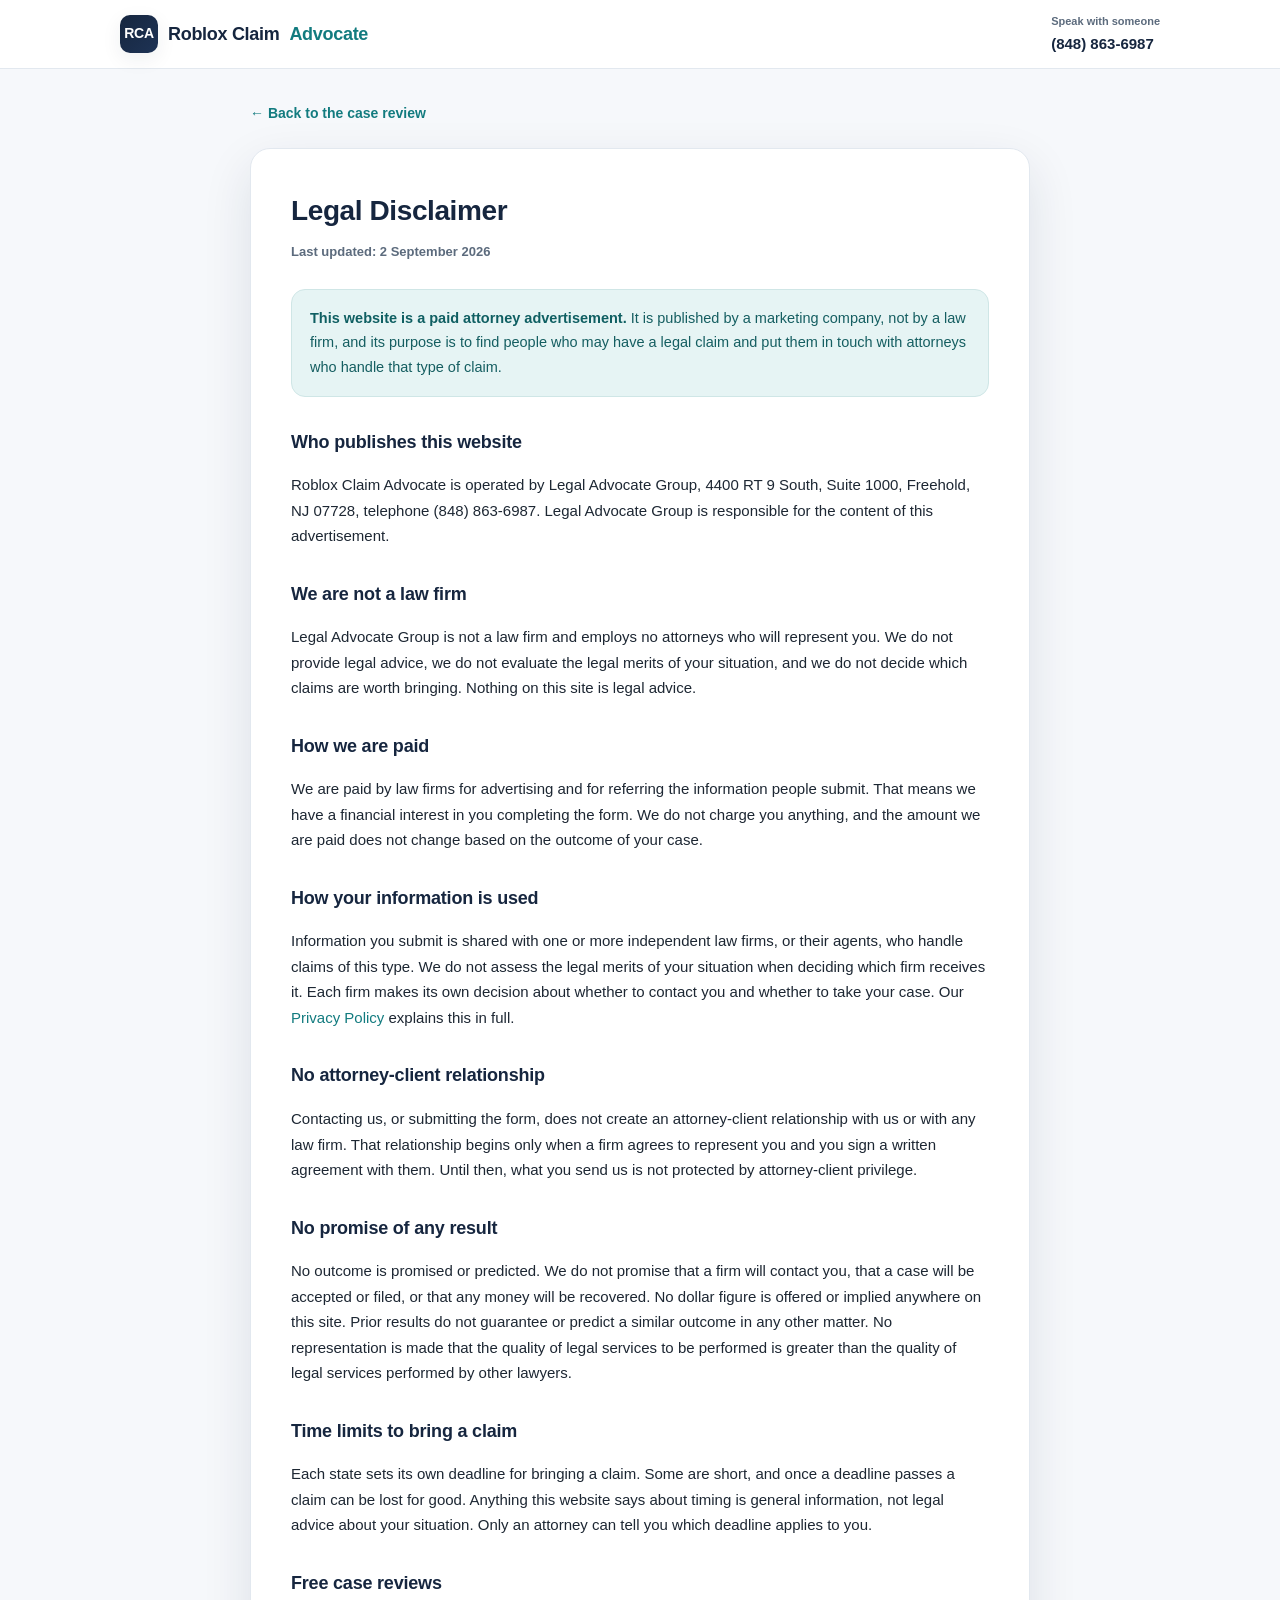
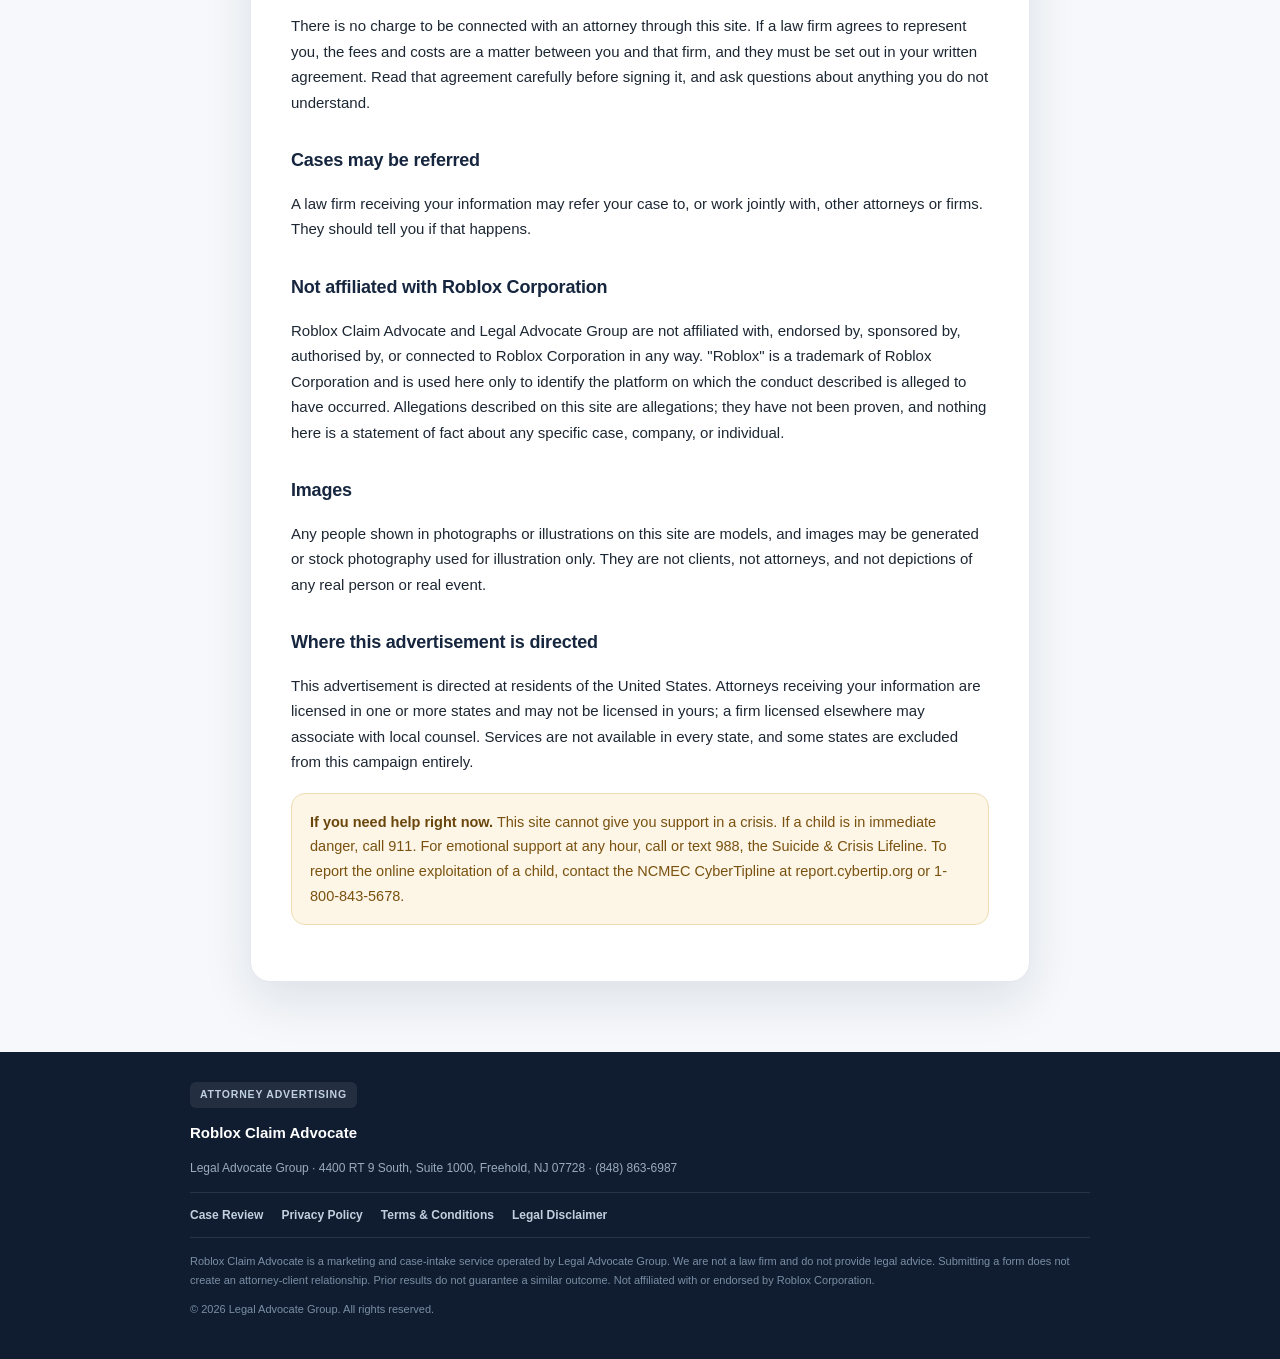
<file: disclaimer.html>
<!doctype html>
<html lang="en">
<head>
<meta charset="utf-8">
<meta name="viewport" content="width=device-width, initial-scale=1">
<title>Legal Disclaimer — Roblox Claim Advocate</title>
<meta name="description" content="Attorney advertising disclosures for Roblox Claim Advocate, including who we are, how we are paid, and what we do not promise.">
<meta name="robots" content="noindex,follow">
<link rel="stylesheet" href="legal.css">
<script src="pixel.js"></script>
</head>
<body>

<header class="hdr">
  <div class="hdr-in">
    <a href="./" class="brand"><span class="mark">RCA</span>Roblox Claim <b>Advocate</b></a>
    <a href="tel:+18488636987" class="hdr-phone"><small>Speak with someone</small>(848) 863-6987</a>
  </div>
</header>

<div class="doc">
  <a href="./" class="back">&larr; Back to the case review</a>
  <div class="doc-card">

    <h1>Legal Disclaimer</h1>
    <p class="upd">Last updated: 2 September 2026</p>

    <div class="box">
      <b>This website is a paid attorney advertisement.</b> It is published by a marketing company, not by a law firm, and its purpose is to find people who may have a legal claim and put them in touch with attorneys who handle that type of claim.
    </div>

    <h2>Who publishes this website</h2>
    <p>Roblox Claim Advocate is operated by Legal Advocate Group, 4400 RT 9 South, Suite 1000, Freehold, NJ 07728, telephone (848) 863-6987. Legal Advocate Group is responsible for the content of this advertisement.</p>

    <h2>We are not a law firm</h2>
    <p>Legal Advocate Group is not a law firm and employs no attorneys who will represent you. We do not provide legal advice, we do not evaluate the legal merits of your situation, and we do not decide which claims are worth bringing. Nothing on this site is legal advice.</p>

    <h2>How we are paid</h2>
    <p>We are paid by law firms for advertising and for referring the information people submit. That means we have a financial interest in you completing the form. We do not charge you anything, and the amount we are paid does not change based on the outcome of your case.</p>

    <h2>How your information is used</h2>
    <p>Information you submit is shared with one or more independent law firms, or their agents, who handle claims of this type. We do not assess the legal merits of your situation when deciding which firm receives it. Each firm makes its own decision about whether to contact you and whether to take your case. Our <a href="privacy.html">Privacy Policy</a> explains this in full.</p>

    <h2>No attorney-client relationship</h2>
    <p>Contacting us, or submitting the form, does not create an attorney-client relationship with us or with any law firm. That relationship begins only when a firm agrees to represent you and you sign a written agreement with them. Until then, what you send us is not protected by attorney-client privilege.</p>

    <h2>No promise of any result</h2>
    <p>No outcome is promised or predicted. We do not promise that a firm will contact you, that a case will be accepted or filed, or that any money will be recovered. No dollar figure is offered or implied anywhere on this site. Prior results do not guarantee or predict a similar outcome in any other matter. No representation is made that the quality of legal services to be performed is greater than the quality of legal services performed by other lawyers.</p>

    <h2>Time limits to bring a claim</h2>
    <p>Each state sets its own deadline for bringing a claim. Some are short, and once a deadline passes a claim can be lost for good. Anything this website says about timing is general information, not legal advice about your situation. Only an attorney can tell you which deadline applies to you.</p>

    <h2>Free case reviews</h2>
    <p>There is no charge to be connected with an attorney through this site. If a law firm agrees to represent you, the fees and costs are a matter between you and that firm, and they must be set out in your written agreement. Read that agreement carefully before signing it, and ask questions about anything you do not understand.</p>

    <h2>Cases may be referred</h2>
    <p>A law firm receiving your information may refer your case to, or work jointly with, other attorneys or firms. They should tell you if that happens.</p>

    <h2>Not affiliated with Roblox Corporation</h2>
    <p>Roblox Claim Advocate and Legal Advocate Group are not affiliated with, endorsed by, sponsored by, authorised by, or connected to Roblox Corporation in any way. "Roblox" is a trademark of Roblox Corporation and is used here only to identify the platform on which the conduct described is alleged to have occurred. Allegations described on this site are allegations; they have not been proven, and nothing here is a statement of fact about any specific case, company, or individual.</p>

    <h2>Images</h2>
    <p>Any people shown in photographs or illustrations on this site are models, and images may be generated or stock photography used for illustration only. They are not clients, not attorneys, and not depictions of any real person or real event.</p>

    <h2>Where this advertisement is directed</h2>
    <p>This advertisement is directed at residents of the United States. Attorneys receiving your information are licensed in one or more states and may not be licensed in yours; a firm licensed elsewhere may associate with local counsel. Services are not available in every state, and some states are excluded from this campaign entirely.</p>

    <div class="box warn">
      <b>If you need help right now.</b> This site cannot give you support in a crisis. If a child is in immediate danger, call 911. For emotional support at any hour, call or text 988, the Suicide &amp; Crisis Lifeline. To report the online exploitation of a child, contact the NCMEC CyberTipline at report.cybertip.org or 1-800-843-5678.
    </div>

  </div>
</div>

<footer>
  <div class="foot-in">
    <span class="adlabel">Attorney Advertising</span>
    <div class="fbrand">Roblox Claim Advocate</div>
    <p>Legal Advocate Group · 4400 RT 9 South, Suite 1000, Freehold, NJ 07728 · (848) 863-6987</p>
    <div class="foot-links">
      <a href="./">Case Review</a>
      <a href="privacy.html">Privacy Policy</a>
      <a href="terms.html">Terms &amp; Conditions</a>
      <a href="disclaimer.html">Legal Disclaimer</a>
    </div>
    <p class="disc">Roblox Claim Advocate is a marketing and case-intake service operated by Legal Advocate Group. We are not a law firm and do not provide legal advice. Submitting a form does not create an attorney-client relationship. Prior results do not guarantee a similar outcome. Not affiliated with or endorsed by Roblox Corporation.</p>
    <p class="disc">© 2026 Legal Advocate Group. All rights reserved.</p>
  </div>
</footer>

</body>
</html>
</file>
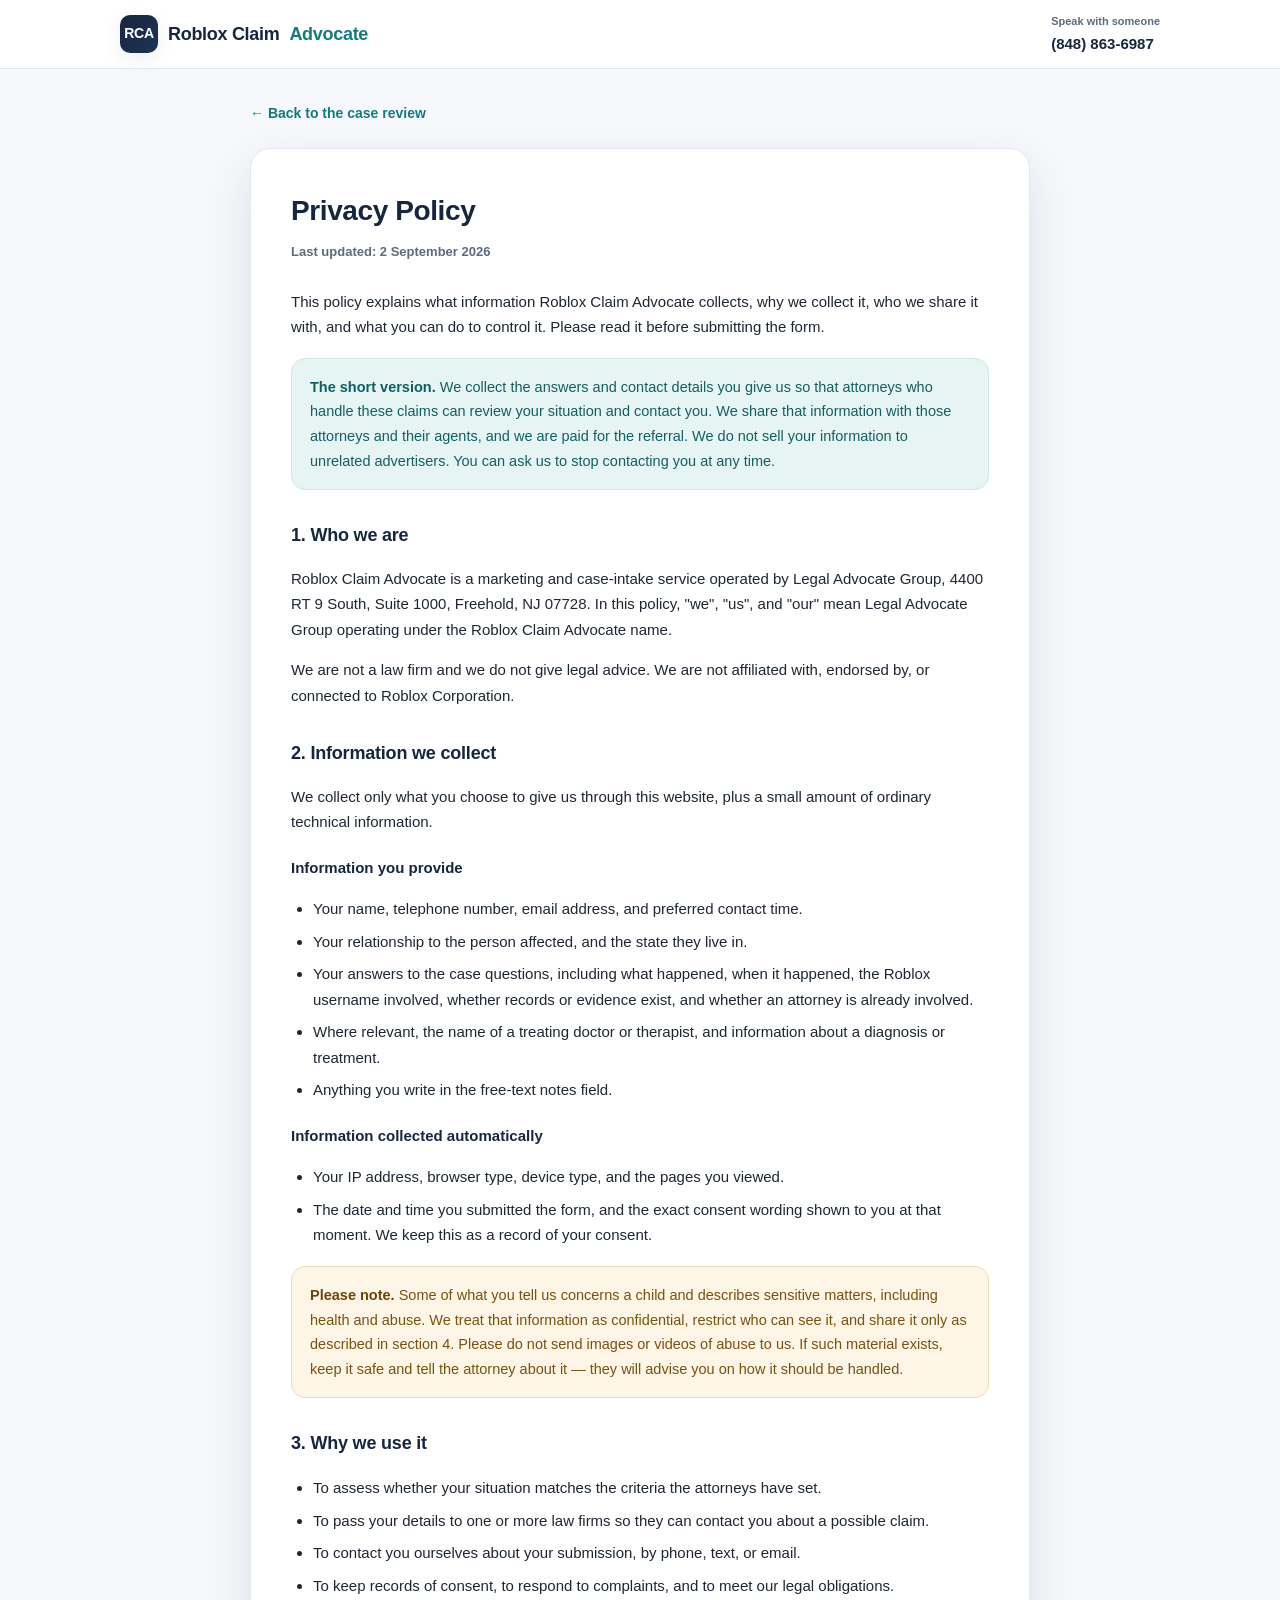
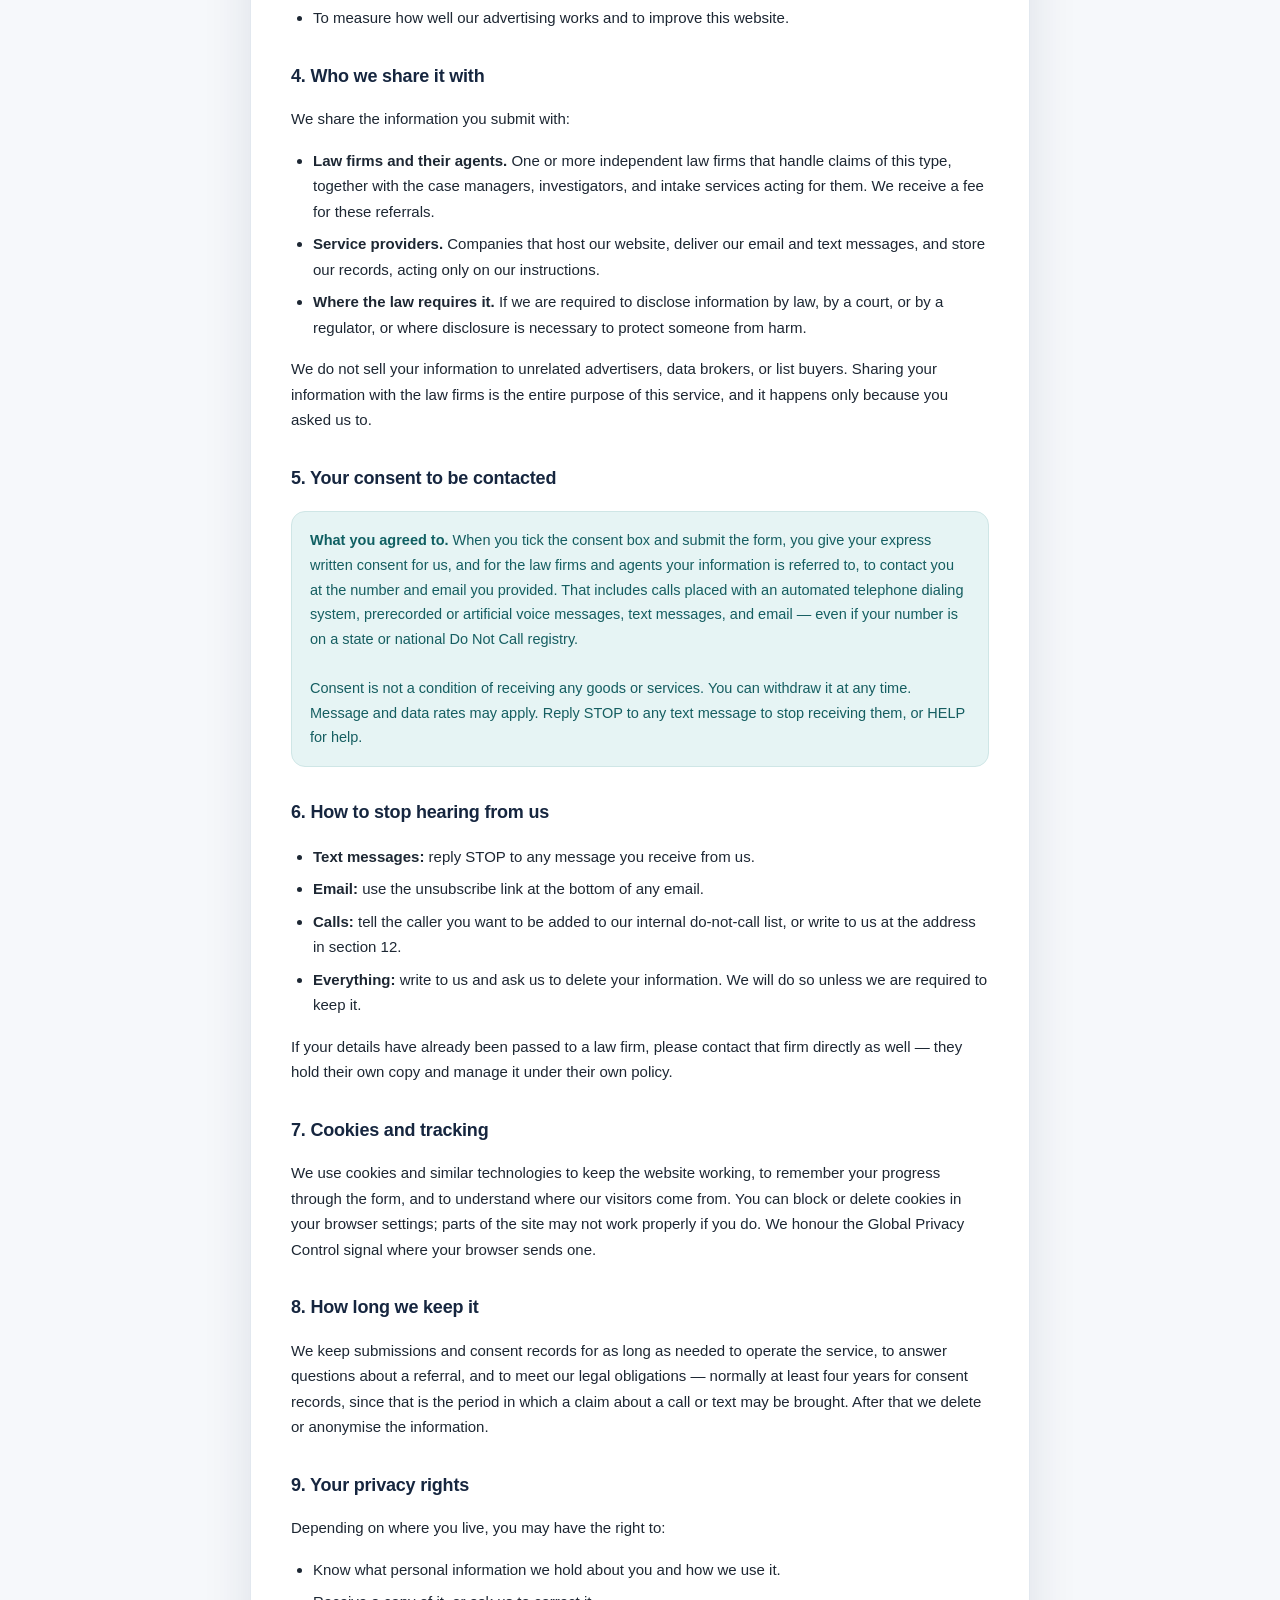
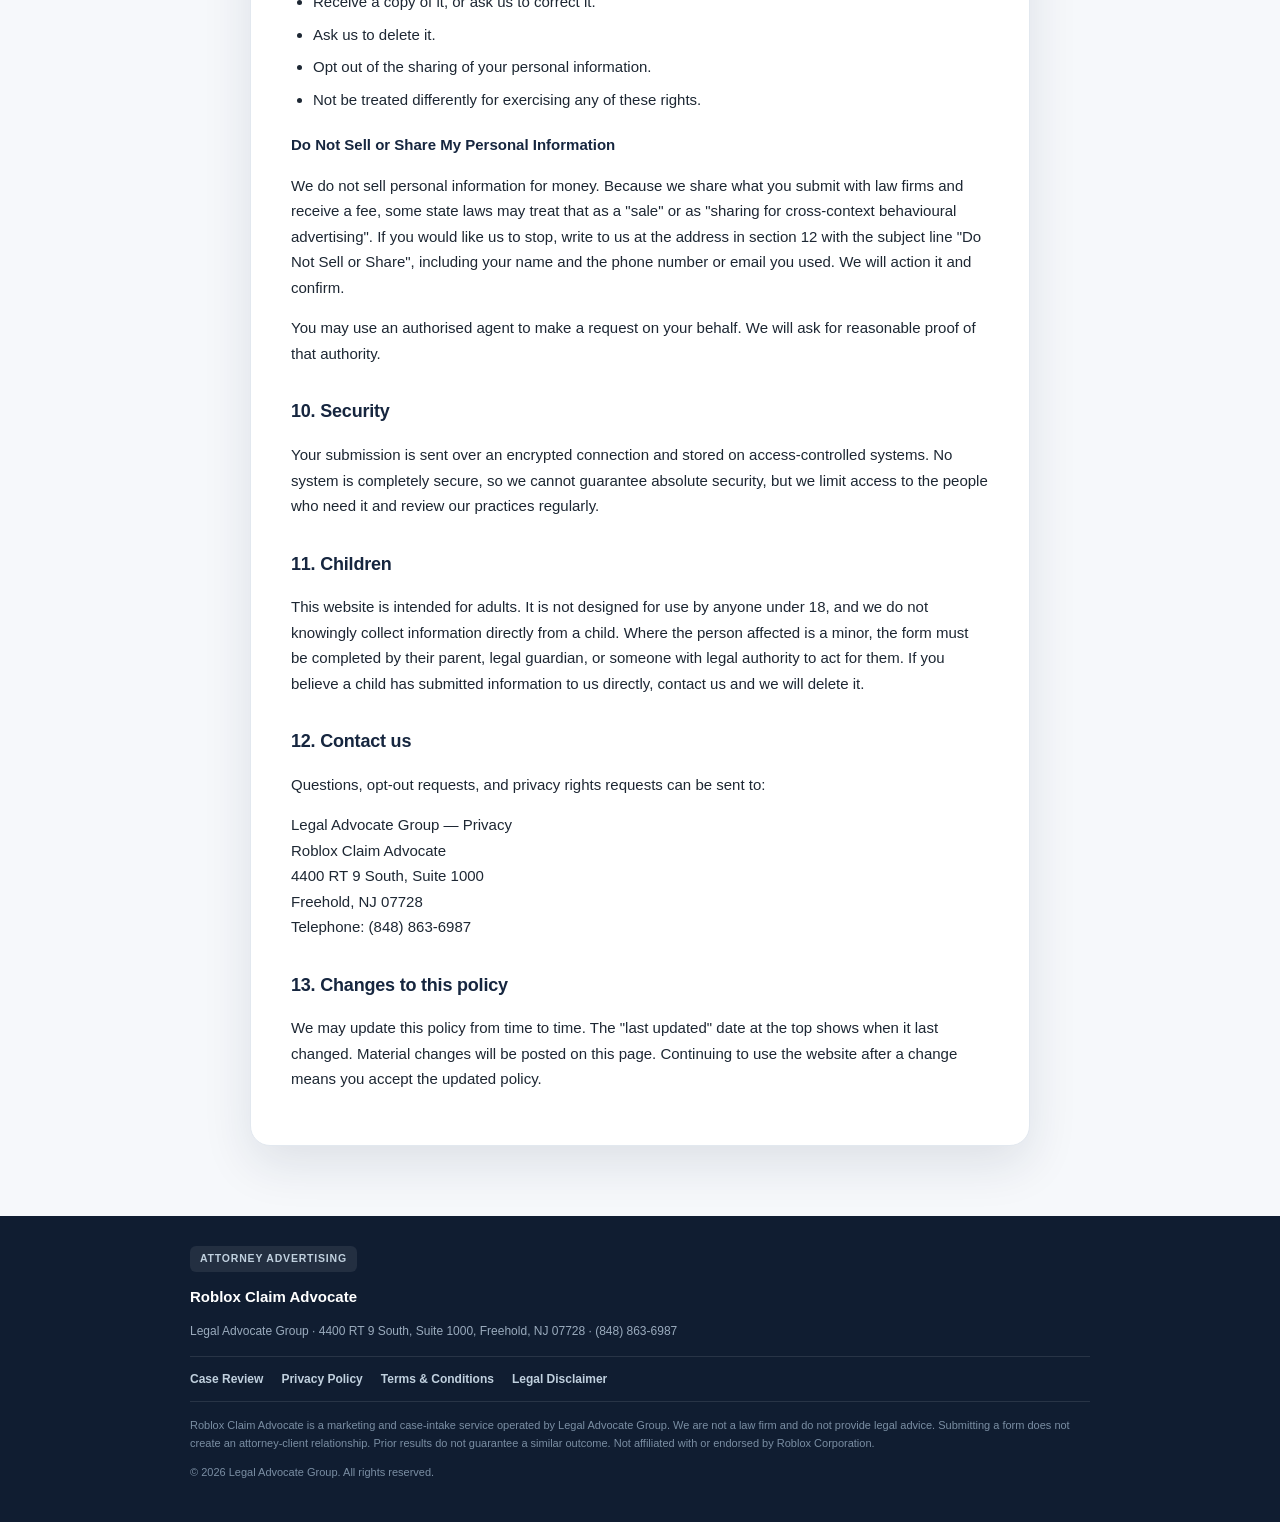
<file: privacy.html>
<!doctype html>
<html lang="en">
<head>
<meta charset="utf-8">
<meta name="viewport" content="width=device-width, initial-scale=1">
<title>Privacy Policy — Roblox Claim Advocate</title>
<meta name="description" content="How Roblox Claim Advocate collects, uses, shares, and protects the information you provide, including your rights to opt out.">
<meta name="robots" content="noindex,follow">
<link rel="stylesheet" href="legal.css">
<script src="pixel.js"></script>
</head>
<body>

<header class="hdr">
  <div class="hdr-in">
    <a href="./" class="brand"><span class="mark">RCA</span>Roblox Claim <b>Advocate</b></a>
    <a href="tel:+18488636987" class="hdr-phone"><small>Speak with someone</small>(848) 863-6987</a>
  </div>
</header>

<div class="doc">
  <a href="./" class="back">&larr; Back to the case review</a>
  <div class="doc-card">

    <h1>Privacy Policy</h1>
    <p class="upd">Last updated: 2 September 2026</p>

    <p>This policy explains what information Roblox Claim Advocate collects, why we collect it, who we share it with, and what you can do to control it. Please read it before submitting the form.</p>

    <div class="box">
      <b>The short version.</b> We collect the answers and contact details you give us so that attorneys who handle these claims can review your situation and contact you. We share that information with those attorneys and their agents, and we are paid for the referral. We do not sell your information to unrelated advertisers. You can ask us to stop contacting you at any time.
    </div>

    <h2>1. Who we are</h2>
    <p>Roblox Claim Advocate is a marketing and case-intake service operated by Legal Advocate Group, 4400 RT 9 South, Suite 1000, Freehold, NJ 07728. In this policy, "we", "us", and "our" mean Legal Advocate Group operating under the Roblox Claim Advocate name.</p>
    <p>We are not a law firm and we do not give legal advice. We are not affiliated with, endorsed by, or connected to Roblox Corporation.</p>

    <h2>2. Information we collect</h2>
    <p>We collect only what you choose to give us through this website, plus a small amount of ordinary technical information.</p>
    <h3>Information you provide</h3>
    <ul>
      <li>Your name, telephone number, email address, and preferred contact time.</li>
      <li>Your relationship to the person affected, and the state they live in.</li>
      <li>Your answers to the case questions, including what happened, when it happened, the Roblox username involved, whether records or evidence exist, and whether an attorney is already involved.</li>
      <li>Where relevant, the name of a treating doctor or therapist, and information about a diagnosis or treatment.</li>
      <li>Anything you write in the free-text notes field.</li>
    </ul>
    <h3>Information collected automatically</h3>
    <ul>
      <li>Your IP address, browser type, device type, and the pages you viewed.</li>
      <li>The date and time you submitted the form, and the exact consent wording shown to you at that moment. We keep this as a record of your consent.</li>
    </ul>

    <div class="box warn">
      <b>Please note.</b> Some of what you tell us concerns a child and describes sensitive matters, including health and abuse. We treat that information as confidential, restrict who can see it, and share it only as described in section 4. Please do not send images or videos of abuse to us. If such material exists, keep it safe and tell the attorney about it — they will advise you on how it should be handled.
    </div>

    <h2>3. Why we use it</h2>
    <ul>
      <li>To assess whether your situation matches the criteria the attorneys have set.</li>
      <li>To pass your details to one or more law firms so they can contact you about a possible claim.</li>
      <li>To contact you ourselves about your submission, by phone, text, or email.</li>
      <li>To keep records of consent, to respond to complaints, and to meet our legal obligations.</li>
      <li>To measure how well our advertising works and to improve this website.</li>
    </ul>

    <h2>4. Who we share it with</h2>
    <p>We share the information you submit with:</p>
    <ul>
      <li><b>Law firms and their agents.</b> One or more independent law firms that handle claims of this type, together with the case managers, investigators, and intake services acting for them. We receive a fee for these referrals.</li>
      <li><b>Service providers.</b> Companies that host our website, deliver our email and text messages, and store our records, acting only on our instructions.</li>
      <li><b>Where the law requires it.</b> If we are required to disclose information by law, by a court, or by a regulator, or where disclosure is necessary to protect someone from harm.</li>
    </ul>
    <p>We do not sell your information to unrelated advertisers, data brokers, or list buyers. Sharing your information with the law firms is the entire purpose of this service, and it happens only because you asked us to.</p>

    <h2>5. Your consent to be contacted</h2>
    <div class="box">
      <b>What you agreed to.</b> When you tick the consent box and submit the form, you give your express written consent for us, and for the law firms and agents your information is referred to, to contact you at the number and email you provided. That includes calls placed with an automated telephone dialing system, prerecorded or artificial voice messages, text messages, and email — even if your number is on a state or national Do Not Call registry.
      <br><br>
      Consent is not a condition of receiving any goods or services. You can withdraw it at any time. Message and data rates may apply. Reply STOP to any text message to stop receiving them, or HELP for help.
    </div>

    <h2>6. How to stop hearing from us</h2>
    <ul>
      <li><b>Text messages:</b> reply STOP to any message you receive from us.</li>
      <li><b>Email:</b> use the unsubscribe link at the bottom of any email.</li>
      <li><b>Calls:</b> tell the caller you want to be added to our internal do-not-call list, or write to us at the address in section 12.</li>
      <li><b>Everything:</b> write to us and ask us to delete your information. We will do so unless we are required to keep it.</li>
    </ul>
    <p>If your details have already been passed to a law firm, please contact that firm directly as well — they hold their own copy and manage it under their own policy.</p>

    <h2>7. Cookies and tracking</h2>
    <p>We use cookies and similar technologies to keep the website working, to remember your progress through the form, and to understand where our visitors come from. You can block or delete cookies in your browser settings; parts of the site may not work properly if you do. We honour the Global Privacy Control signal where your browser sends one.</p>

    <h2>8. How long we keep it</h2>
    <p>We keep submissions and consent records for as long as needed to operate the service, to answer questions about a referral, and to meet our legal obligations — normally at least four years for consent records, since that is the period in which a claim about a call or text may be brought. After that we delete or anonymise the information.</p>

    <h2 id="dns">9. Your privacy rights</h2>
    <p>Depending on where you live, you may have the right to:</p>
    <ul>
      <li>Know what personal information we hold about you and how we use it.</li>
      <li>Receive a copy of it, or ask us to correct it.</li>
      <li>Ask us to delete it.</li>
      <li>Opt out of the sharing of your personal information.</li>
      <li>Not be treated differently for exercising any of these rights.</li>
    </ul>
    <h3>Do Not Sell or Share My Personal Information</h3>
    <p>We do not sell personal information for money. Because we share what you submit with law firms and receive a fee, some state laws may treat that as a "sale" or as "sharing for cross-context behavioural advertising". If you would like us to stop, write to us at the address in section 12 with the subject line "Do Not Sell or Share", including your name and the phone number or email you used. We will action it and confirm.</p>
    <p>You may use an authorised agent to make a request on your behalf. We will ask for reasonable proof of that authority.</p>

    <h2>10. Security</h2>
    <p>Your submission is sent over an encrypted connection and stored on access-controlled systems. No system is completely secure, so we cannot guarantee absolute security, but we limit access to the people who need it and review our practices regularly.</p>

    <h2>11. Children</h2>
    <p>This website is intended for adults. It is not designed for use by anyone under 18, and we do not knowingly collect information directly from a child. Where the person affected is a minor, the form must be completed by their parent, legal guardian, or someone with legal authority to act for them. If you believe a child has submitted information to us directly, contact us and we will delete it.</p>

    <h2>12. Contact us</h2>
    <p>Questions, opt-out requests, and privacy rights requests can be sent to:</p>
    <p>
      Legal Advocate Group — Privacy<br>
      Roblox Claim Advocate<br>
      4400 RT 9 South, Suite 1000<br>
      Freehold, NJ 07728<br>
      Telephone: (848) 863-6987
    </p>

    <h2>13. Changes to this policy</h2>
    <p>We may update this policy from time to time. The "last updated" date at the top shows when it last changed. Material changes will be posted on this page. Continuing to use the website after a change means you accept the updated policy.</p>

  </div>
</div>

<footer>
  <div class="foot-in">
    <span class="adlabel">Attorney Advertising</span>
    <div class="fbrand">Roblox Claim Advocate</div>
    <p>Legal Advocate Group · 4400 RT 9 South, Suite 1000, Freehold, NJ 07728 · (848) 863-6987</p>
    <div class="foot-links">
      <a href="./">Case Review</a>
      <a href="privacy.html">Privacy Policy</a>
      <a href="terms.html">Terms &amp; Conditions</a>
      <a href="disclaimer.html">Legal Disclaimer</a>
    </div>
    <p class="disc">Roblox Claim Advocate is a marketing and case-intake service operated by Legal Advocate Group. We are not a law firm and do not provide legal advice. Submitting a form does not create an attorney-client relationship. Prior results do not guarantee a similar outcome. Not affiliated with or endorsed by Roblox Corporation.</p>
    <p class="disc">© 2026 Legal Advocate Group. All rights reserved.</p>
  </div>
</footer>

</body>
</html>
</file>
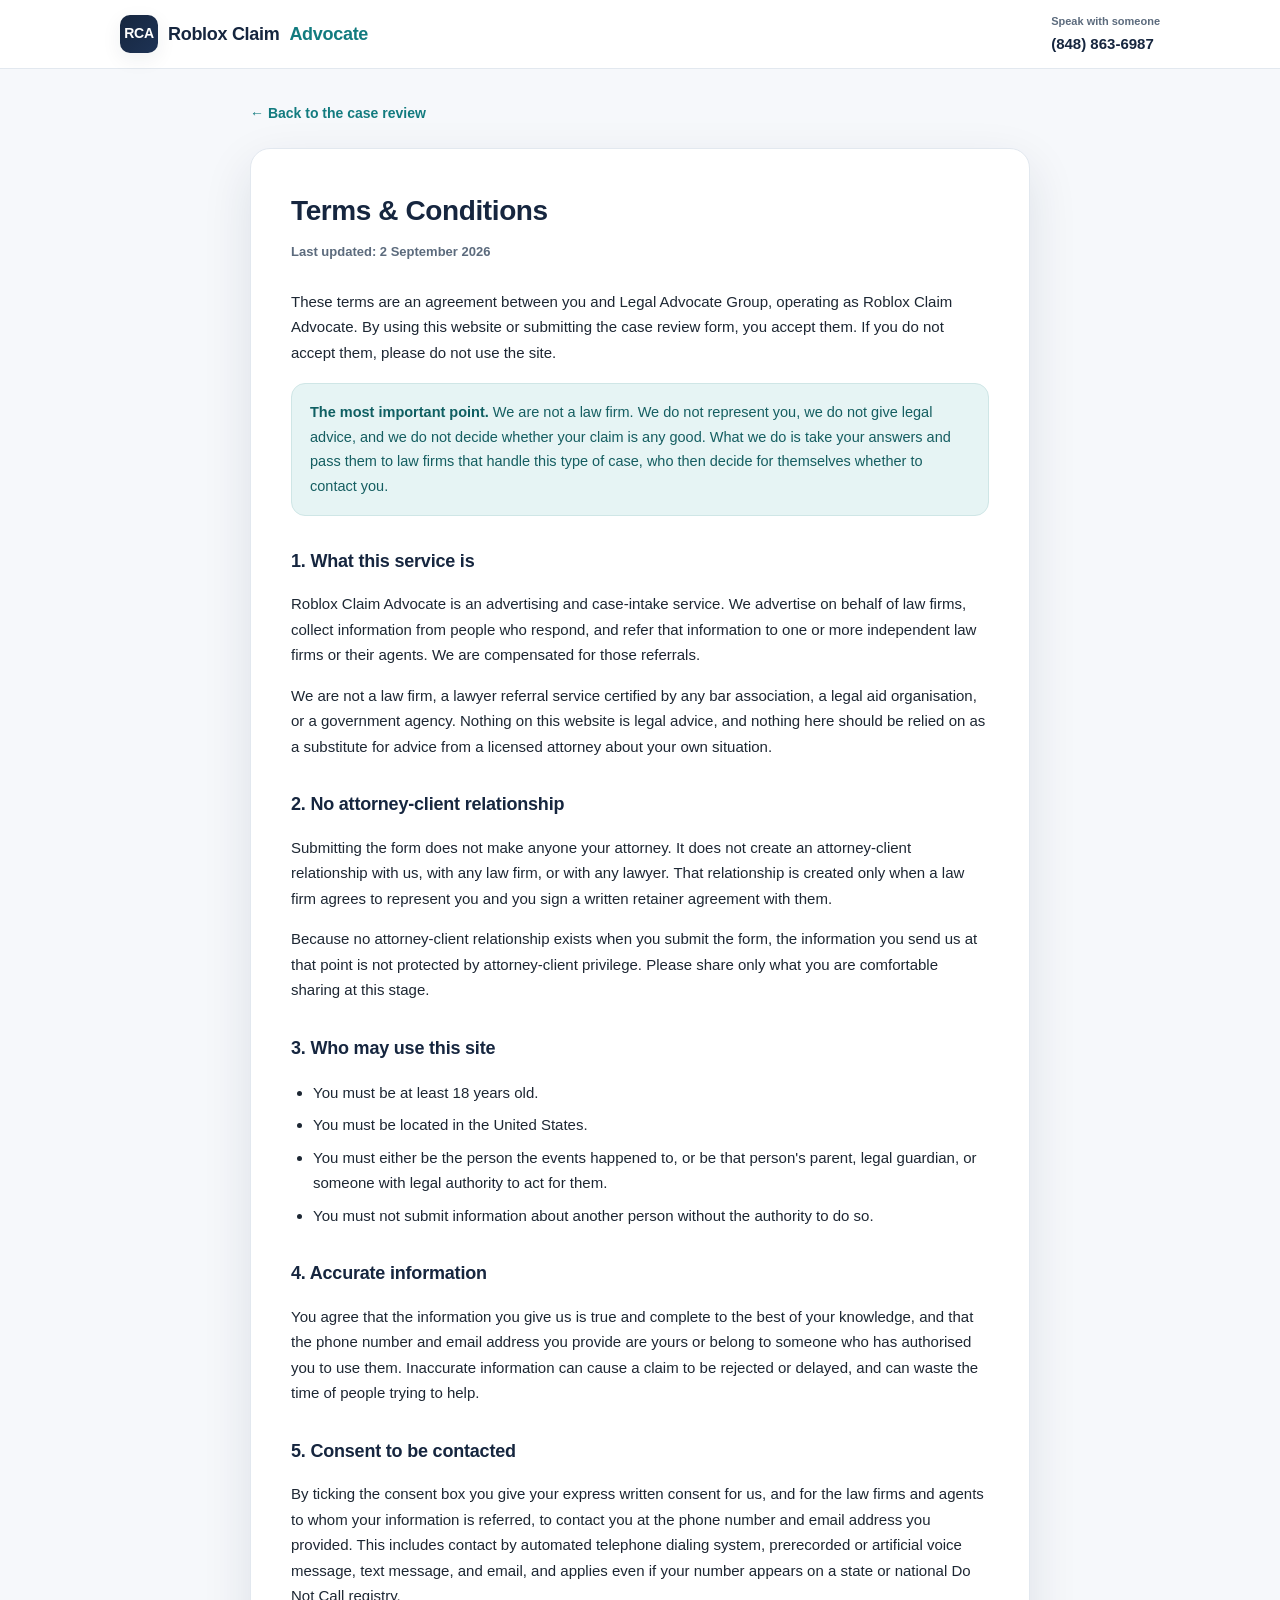
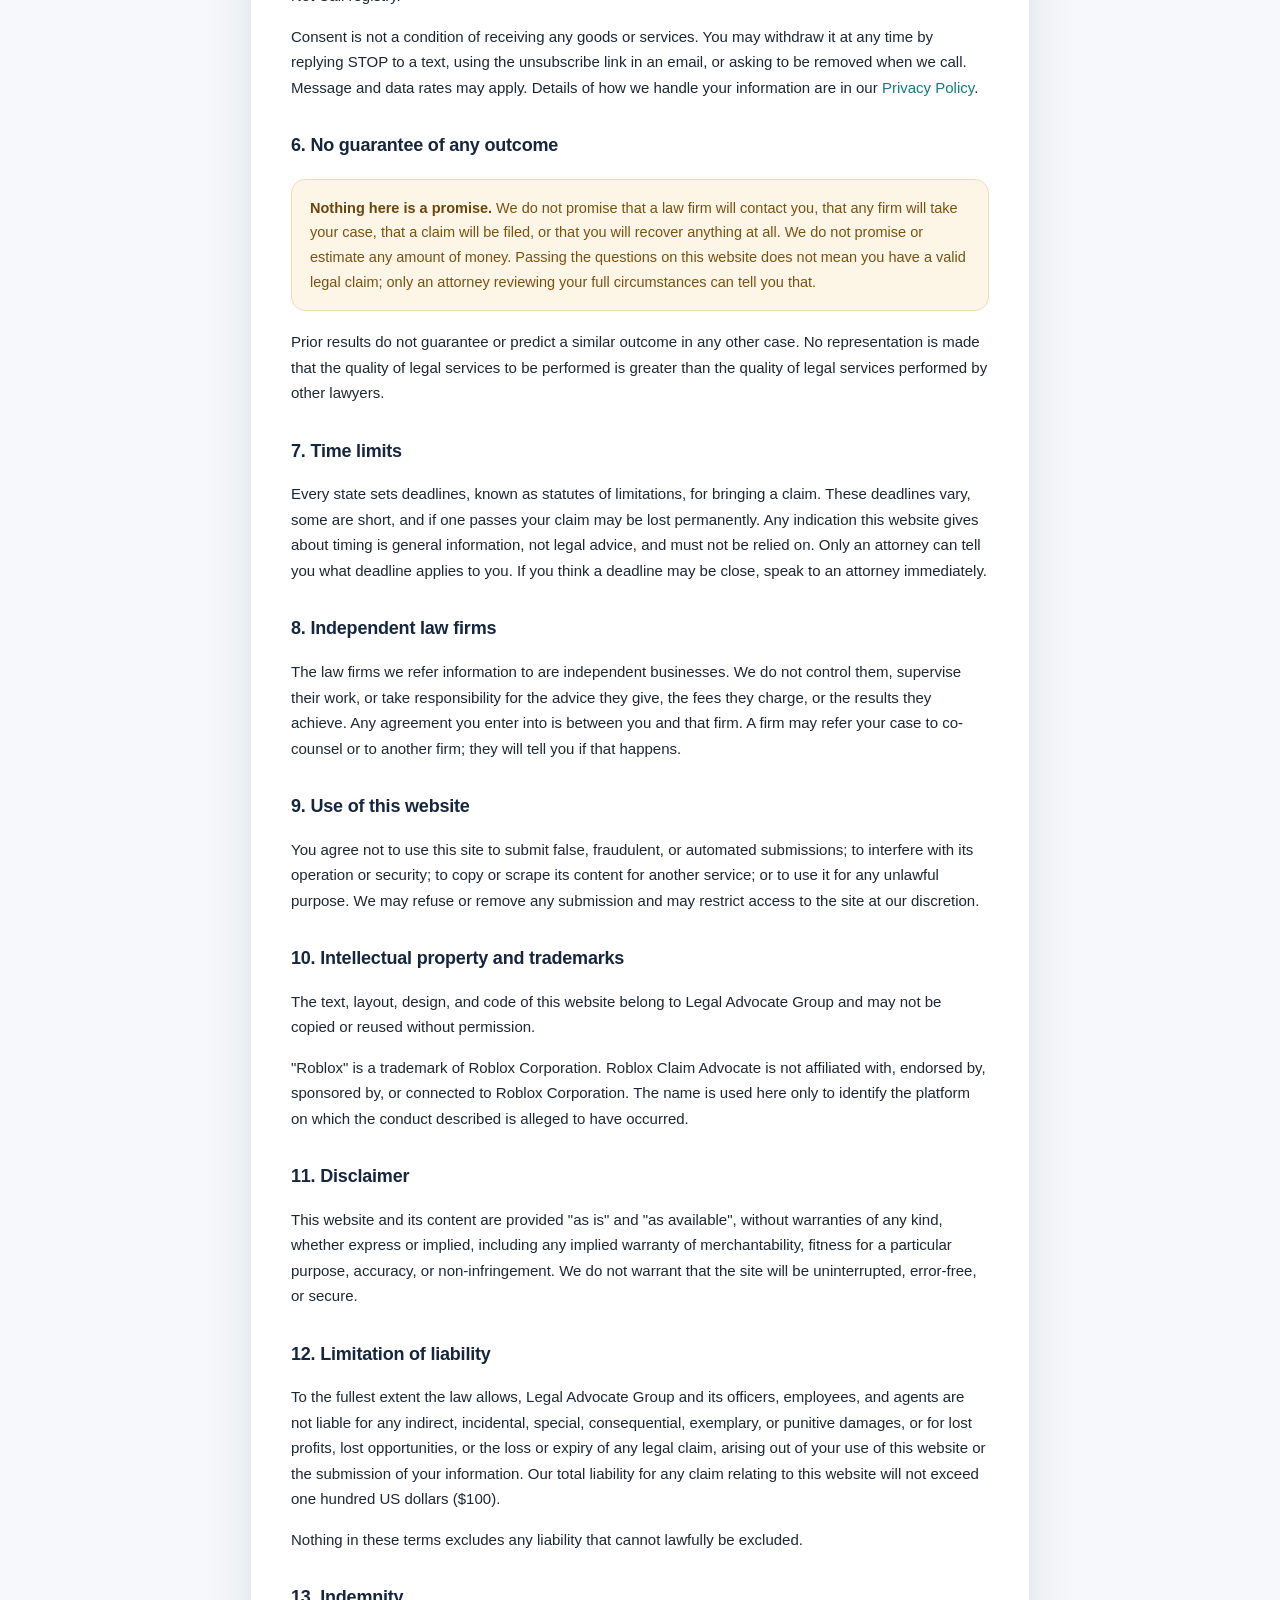
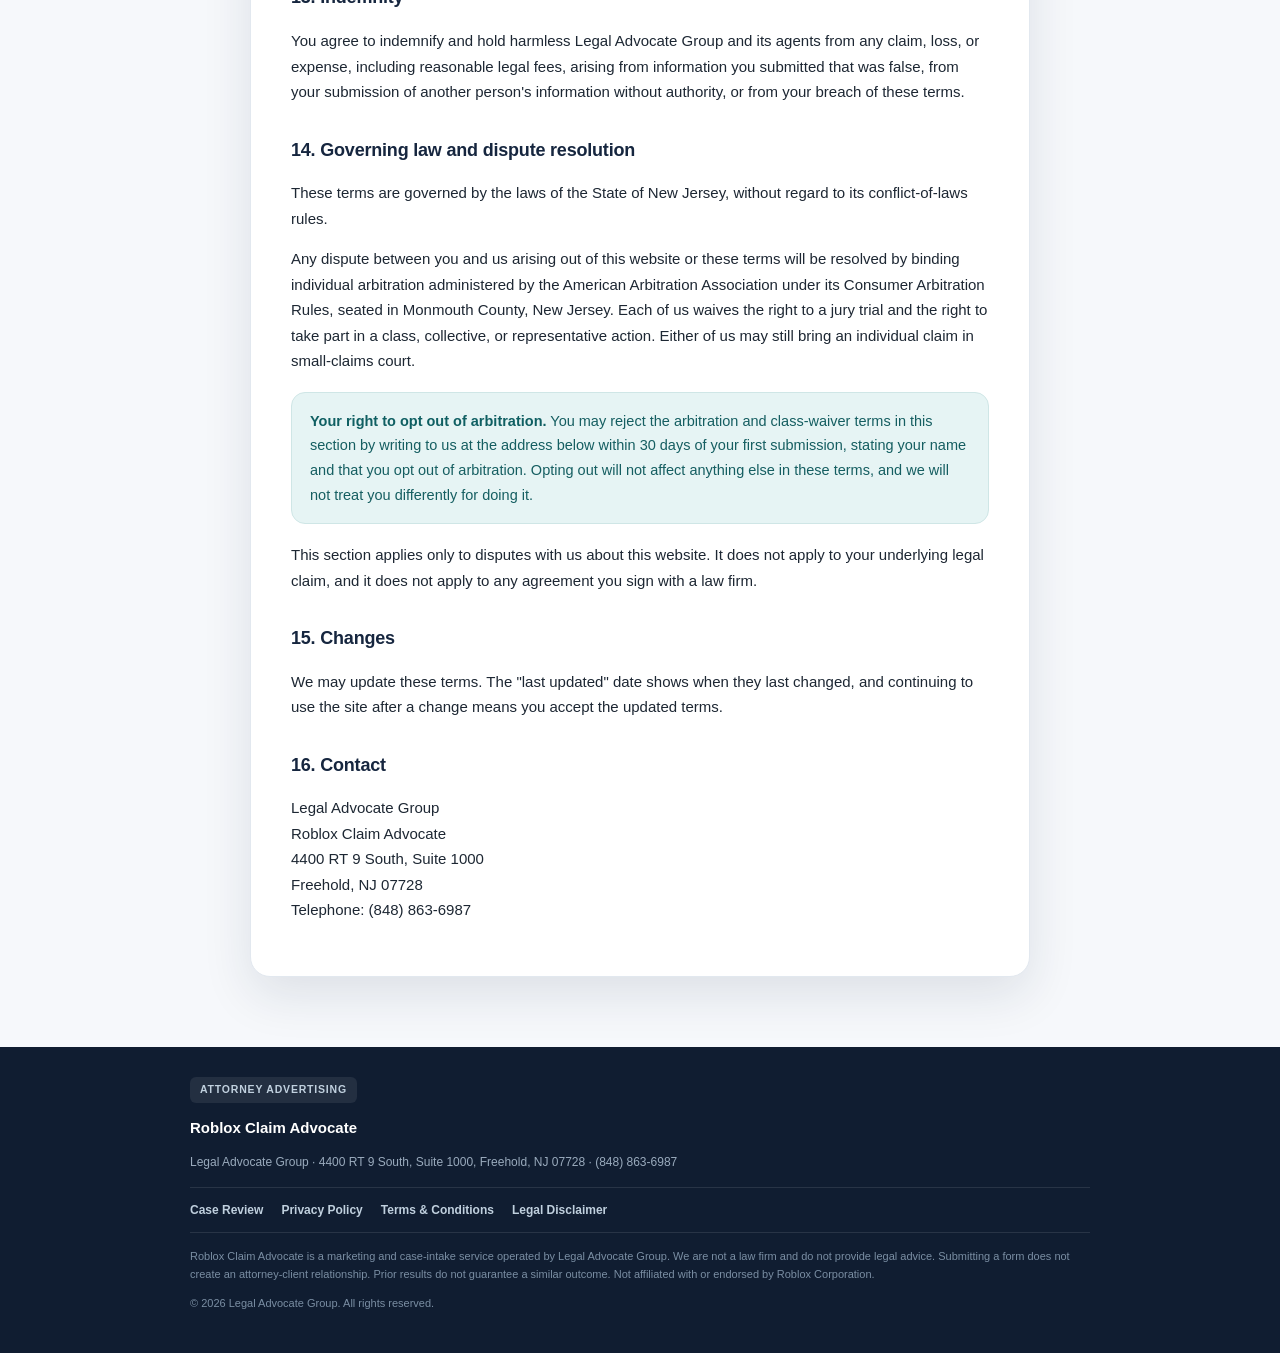
<file: terms.html>
<!doctype html>
<html lang="en">
<head>
<meta charset="utf-8">
<meta name="viewport" content="width=device-width, initial-scale=1">
<title>Terms &amp; Conditions — Roblox Claim Advocate</title>
<meta name="description" content="The terms that apply when you use the Roblox Claim Advocate website and submit a case review request.">
<meta name="robots" content="noindex,follow">
<link rel="stylesheet" href="legal.css">
<script src="pixel.js"></script>
</head>
<body>

<header class="hdr">
  <div class="hdr-in">
    <a href="./" class="brand"><span class="mark">RCA</span>Roblox Claim <b>Advocate</b></a>
    <a href="tel:+18488636987" class="hdr-phone"><small>Speak with someone</small>(848) 863-6987</a>
  </div>
</header>

<div class="doc">
  <a href="./" class="back">&larr; Back to the case review</a>
  <div class="doc-card">

    <h1>Terms &amp; Conditions</h1>
    <p class="upd">Last updated: 2 September 2026</p>

    <p>These terms are an agreement between you and Legal Advocate Group, operating as Roblox Claim Advocate. By using this website or submitting the case review form, you accept them. If you do not accept them, please do not use the site.</p>

    <div class="box">
      <b>The most important point.</b> We are not a law firm. We do not represent you, we do not give legal advice, and we do not decide whether your claim is any good. What we do is take your answers and pass them to law firms that handle this type of case, who then decide for themselves whether to contact you.
    </div>

    <h2>1. What this service is</h2>
    <p>Roblox Claim Advocate is an advertising and case-intake service. We advertise on behalf of law firms, collect information from people who respond, and refer that information to one or more independent law firms or their agents. We are compensated for those referrals.</p>
    <p>We are not a law firm, a lawyer referral service certified by any bar association, a legal aid organisation, or a government agency. Nothing on this website is legal advice, and nothing here should be relied on as a substitute for advice from a licensed attorney about your own situation.</p>

    <h2>2. No attorney-client relationship</h2>
    <p>Submitting the form does not make anyone your attorney. It does not create an attorney-client relationship with us, with any law firm, or with any lawyer. That relationship is created only when a law firm agrees to represent you and you sign a written retainer agreement with them.</p>
    <p>Because no attorney-client relationship exists when you submit the form, the information you send us at that point is not protected by attorney-client privilege. Please share only what you are comfortable sharing at this stage.</p>

    <h2>3. Who may use this site</h2>
    <ul>
      <li>You must be at least 18 years old.</li>
      <li>You must be located in the United States.</li>
      <li>You must either be the person the events happened to, or be that person's parent, legal guardian, or someone with legal authority to act for them.</li>
      <li>You must not submit information about another person without the authority to do so.</li>
    </ul>

    <h2>4. Accurate information</h2>
    <p>You agree that the information you give us is true and complete to the best of your knowledge, and that the phone number and email address you provide are yours or belong to someone who has authorised you to use them. Inaccurate information can cause a claim to be rejected or delayed, and can waste the time of people trying to help.</p>

    <h2>5. Consent to be contacted</h2>
    <p>By ticking the consent box you give your express written consent for us, and for the law firms and agents to whom your information is referred, to contact you at the phone number and email address you provided. This includes contact by automated telephone dialing system, prerecorded or artificial voice message, text message, and email, and applies even if your number appears on a state or national Do Not Call registry.</p>
    <p>Consent is not a condition of receiving any goods or services. You may withdraw it at any time by replying STOP to a text, using the unsubscribe link in an email, or asking to be removed when we call. Message and data rates may apply. Details of how we handle your information are in our <a href="privacy.html">Privacy Policy</a>.</p>

    <h2>6. No guarantee of any outcome</h2>
    <div class="box warn">
      <b>Nothing here is a promise.</b> We do not promise that a law firm will contact you, that any firm will take your case, that a claim will be filed, or that you will recover anything at all. We do not promise or estimate any amount of money. Passing the questions on this website does not mean you have a valid legal claim; only an attorney reviewing your full circumstances can tell you that.
    </div>
    <p>Prior results do not guarantee or predict a similar outcome in any other case. No representation is made that the quality of legal services to be performed is greater than the quality of legal services performed by other lawyers.</p>

    <h2>7. Time limits</h2>
    <p>Every state sets deadlines, known as statutes of limitations, for bringing a claim. These deadlines vary, some are short, and if one passes your claim may be lost permanently. Any indication this website gives about timing is general information, not legal advice, and must not be relied on. Only an attorney can tell you what deadline applies to you. If you think a deadline may be close, speak to an attorney immediately.</p>

    <h2>8. Independent law firms</h2>
    <p>The law firms we refer information to are independent businesses. We do not control them, supervise their work, or take responsibility for the advice they give, the fees they charge, or the results they achieve. Any agreement you enter into is between you and that firm. A firm may refer your case to co-counsel or to another firm; they will tell you if that happens.</p>

    <h2>9. Use of this website</h2>
    <p>You agree not to use this site to submit false, fraudulent, or automated submissions; to interfere with its operation or security; to copy or scrape its content for another service; or to use it for any unlawful purpose. We may refuse or remove any submission and may restrict access to the site at our discretion.</p>

    <h2>10. Intellectual property and trademarks</h2>
    <p>The text, layout, design, and code of this website belong to Legal Advocate Group and may not be copied or reused without permission.</p>
    <p>"Roblox" is a trademark of Roblox Corporation. Roblox Claim Advocate is not affiliated with, endorsed by, sponsored by, or connected to Roblox Corporation. The name is used here only to identify the platform on which the conduct described is alleged to have occurred.</p>

    <h2>11. Disclaimer</h2>
    <p>This website and its content are provided "as is" and "as available", without warranties of any kind, whether express or implied, including any implied warranty of merchantability, fitness for a particular purpose, accuracy, or non-infringement. We do not warrant that the site will be uninterrupted, error-free, or secure.</p>

    <h2>12. Limitation of liability</h2>
    <p>To the fullest extent the law allows, Legal Advocate Group and its officers, employees, and agents are not liable for any indirect, incidental, special, consequential, exemplary, or punitive damages, or for lost profits, lost opportunities, or the loss or expiry of any legal claim, arising out of your use of this website or the submission of your information. Our total liability for any claim relating to this website will not exceed one hundred US dollars ($100).</p>
    <p>Nothing in these terms excludes any liability that cannot lawfully be excluded.</p>

    <h2>13. Indemnity</h2>
    <p>You agree to indemnify and hold harmless Legal Advocate Group and its agents from any claim, loss, or expense, including reasonable legal fees, arising from information you submitted that was false, from your submission of another person's information without authority, or from your breach of these terms.</p>

    <h2>14. Governing law and dispute resolution</h2>
    <p>These terms are governed by the laws of the State of New Jersey, without regard to its conflict-of-laws rules.</p>
    <p>Any dispute between you and us arising out of this website or these terms will be resolved by binding individual arbitration administered by the American Arbitration Association under its Consumer Arbitration Rules, seated in Monmouth County, New Jersey. Each of us waives the right to a jury trial and the right to take part in a class, collective, or representative action. Either of us may still bring an individual claim in small-claims court.</p>
    <div class="box">
      <b>Your right to opt out of arbitration.</b> You may reject the arbitration and class-waiver terms in this section by writing to us at the address below within 30 days of your first submission, stating your name and that you opt out of arbitration. Opting out will not affect anything else in these terms, and we will not treat you differently for doing it.
    </div>
    <p>This section applies only to disputes with us about this website. It does not apply to your underlying legal claim, and it does not apply to any agreement you sign with a law firm.</p>

    <h2>15. Changes</h2>
    <p>We may update these terms. The "last updated" date shows when they last changed, and continuing to use the site after a change means you accept the updated terms.</p>

    <h2>16. Contact</h2>
    <p>
      Legal Advocate Group<br>
      Roblox Claim Advocate<br>
      4400 RT 9 South, Suite 1000<br>
      Freehold, NJ 07728<br>
      Telephone: (848) 863-6987
    </p>

  </div>
</div>

<footer>
  <div class="foot-in">
    <span class="adlabel">Attorney Advertising</span>
    <div class="fbrand">Roblox Claim Advocate</div>
    <p>Legal Advocate Group · 4400 RT 9 South, Suite 1000, Freehold, NJ 07728 · (848) 863-6987</p>
    <div class="foot-links">
      <a href="./">Case Review</a>
      <a href="privacy.html">Privacy Policy</a>
      <a href="terms.html">Terms &amp; Conditions</a>
      <a href="disclaimer.html">Legal Disclaimer</a>
    </div>
    <p class="disc">Roblox Claim Advocate is a marketing and case-intake service operated by Legal Advocate Group. We are not a law firm and do not provide legal advice. Submitting a form does not create an attorney-client relationship. Prior results do not guarantee a similar outcome. Not affiliated with or endorsed by Roblox Corporation.</p>
    <p class="disc">© 2026 Legal Advocate Group. All rights reserved.</p>
  </div>
</footer>

</body>
</html>
</file>
<file: legal.css>
:root{
  --navy:#16263f; --navy2:#1e3355; --navy-soft:#eef2f7;
  --teal:#127b7f; --teal2:#159aa0; --teal-soft:#e6f4f4;
  --ink:#1d2733; --muted:#5c6b7d; --line:#e2e8ef; --bg:#f6f8fb;
  --shadow:0 18px 50px rgba(22,38,63,.11); --shadow-sm:0 6px 20px rgba(22,38,63,.07);
}
*{box-sizing:border-box}
html,body{margin:0;padding:0}
body{font-family:-apple-system,BlinkMacSystemFont,"Segoe UI",Roboto,Helvetica,Arial,sans-serif;color:var(--ink);background:var(--bg);line-height:1.7;-webkit-font-smoothing:antialiased}
a{color:var(--teal);text-decoration:none}
a:hover{text-decoration:underline}

.hdr{background:#fff;border-bottom:1px solid var(--line)}
.hdr-in{max-width:1080px;margin:0 auto;padding:12px 20px;display:flex;align-items:center;justify-content:space-between;gap:12px}
.brand{display:flex;align-items:center;gap:10px;font-weight:800;font-size:18px;color:var(--navy);letter-spacing:-.3px;text-decoration:none}
.brand .mark{width:38px;height:38px;border-radius:10px;background:linear-gradient(135deg,var(--navy),var(--navy2));color:#fff;display:grid;place-items:center;font-size:14px;font-weight:800;box-shadow:var(--shadow-sm)}
.brand b{color:var(--teal)}
.hdr-phone{font-weight:700;color:var(--navy);font-size:15px;text-decoration:none;white-space:nowrap}
.hdr-phone small{display:block;font-size:11px;color:var(--muted);font-weight:600}

.doc{max-width:820px;margin:0 auto;padding:30px 20px 50px}
.doc-card{background:#fff;border:1px solid var(--line);border-radius:20px;box-shadow:var(--shadow);padding:38px 40px}
.doc h1{font-size:28px;color:var(--navy);margin:0 0 6px;letter-spacing:-.4px}
.doc .upd{color:var(--muted);font-size:13px;margin:0 0 26px;font-weight:600}
.doc h2{font-size:18px;color:var(--navy);margin:30px 0 8px;letter-spacing:-.2px}
.doc h3{font-size:15px;color:var(--navy);margin:20px 0 6px}
.doc p,.doc li{font-size:15px;color:var(--ink)}
.doc ul,.doc ol{padding-left:22px}
.doc li{margin-bottom:7px}
.doc .box{background:var(--teal-soft);border:1px solid #cfe6e6;border-radius:14px;padding:16px 18px;margin:18px 0;font-size:14.5px;color:#155e61}
.doc .box b{color:#0f5f62}
.doc .warn{background:#fdf5e6;border:1px solid #f0dcb4;color:#7a5210}
.doc .warn b{color:#6a460c}
.doc table{width:100%;border-collapse:collapse;margin:16px 0;font-size:14px}
.doc th,.doc td{text-align:left;padding:11px 12px;border-bottom:1px solid var(--line);vertical-align:top}
.doc th{background:var(--navy-soft);color:var(--navy);font-weight:800;font-size:13px}
.back{display:inline-block;margin-bottom:22px;font-weight:700;font-size:14px}

footer{background:#101d31;color:#9aabbd;margin-top:20px;padding:30px 20px}
.foot-in{max-width:900px;margin:0 auto;font-size:12px;line-height:1.7}
.foot-in .fbrand{color:#fff;font-weight:800;font-size:15px;margin-bottom:10px}
.foot-links{display:flex;gap:18px;flex-wrap:wrap;margin:14px 0;border-top:1px solid rgba(255,255,255,.1);border-bottom:1px solid rgba(255,255,255,.1);padding:12px 0}
.foot-links a{color:#c0d0de;font-weight:600;text-decoration:none}
.foot-links a:hover{color:#fff}
.disc{font-size:11px;color:#7a8ea3;line-height:1.65}
.adlabel{display:inline-block;background:rgba(255,255,255,.08);color:#c0d0de;font-size:10.5px;font-weight:800;letter-spacing:.8px;text-transform:uppercase;padding:4px 10px;border-radius:6px;margin-bottom:12px}

@media(max-width:560px){
  .doc-card{padding:24px 20px;border-radius:16px}
  .doc h1{font-size:23px}
  .hdr-phone small{display:none}
}
</file>
